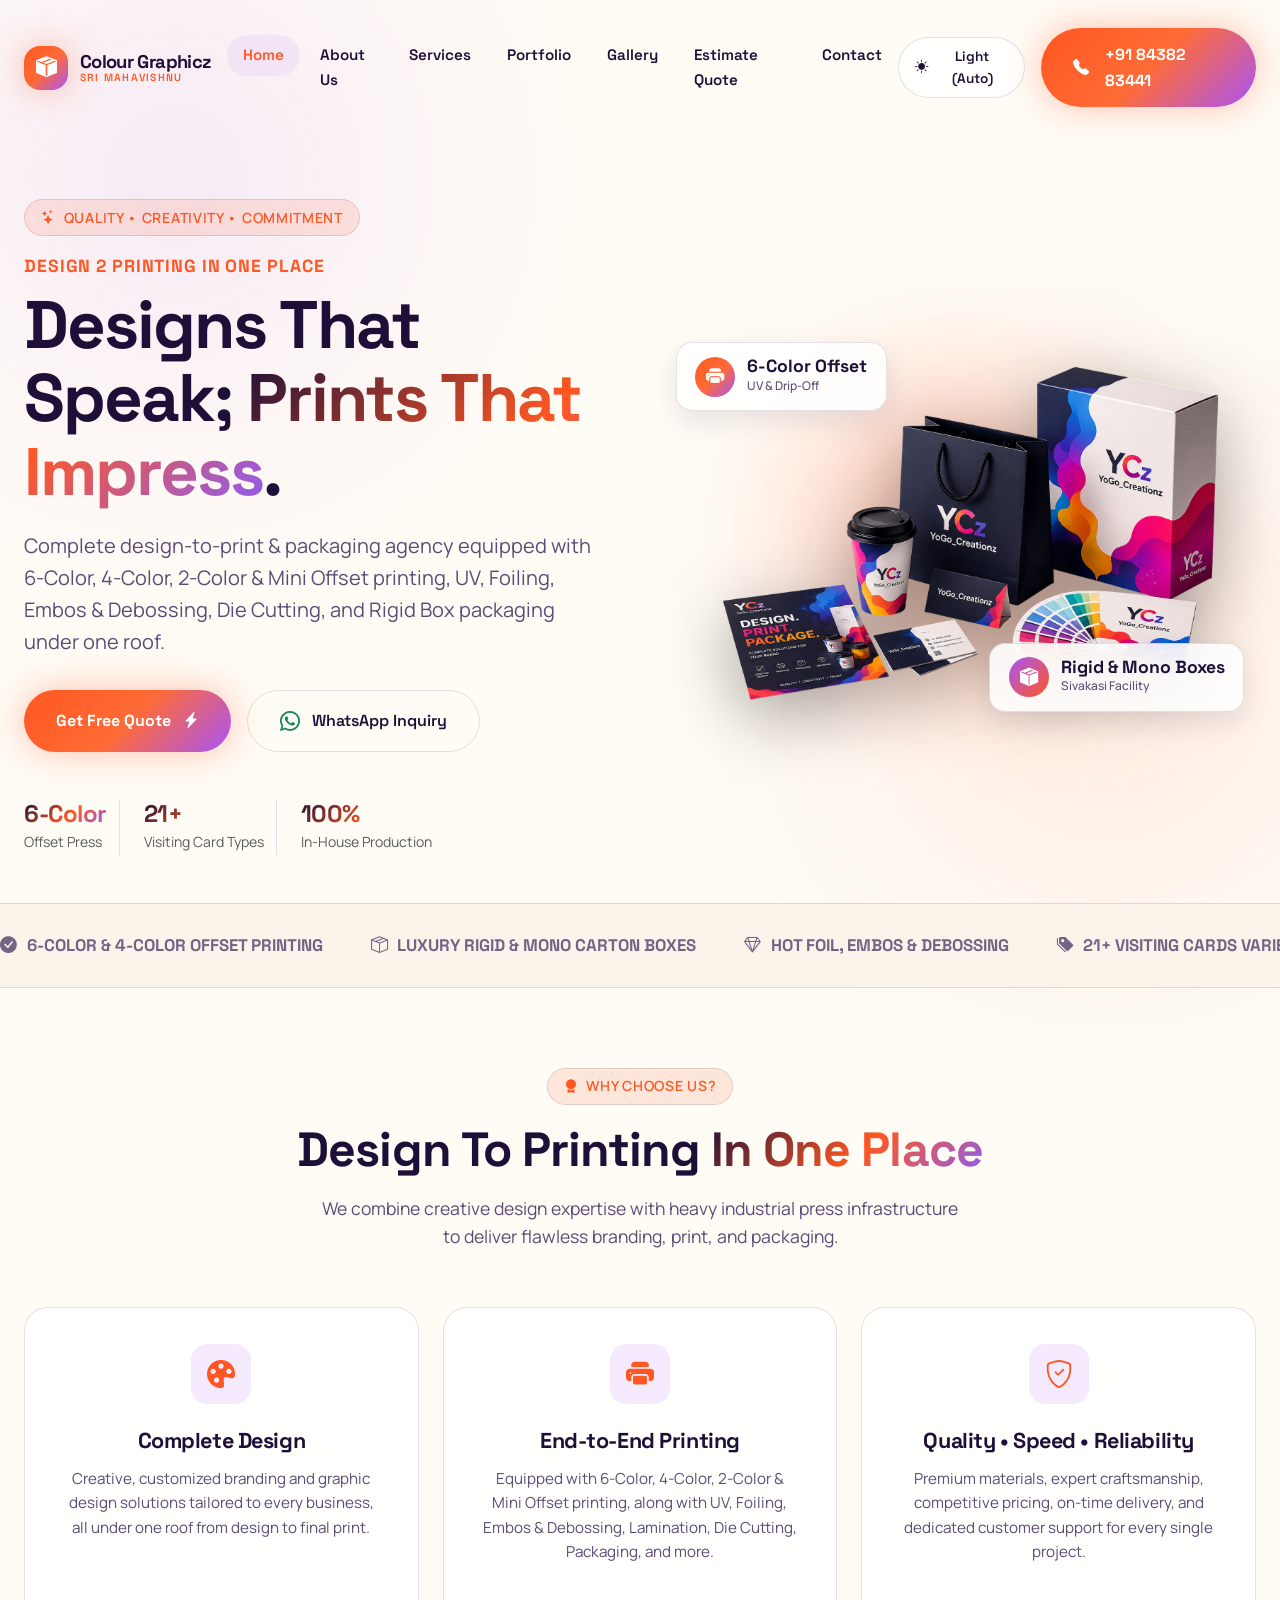
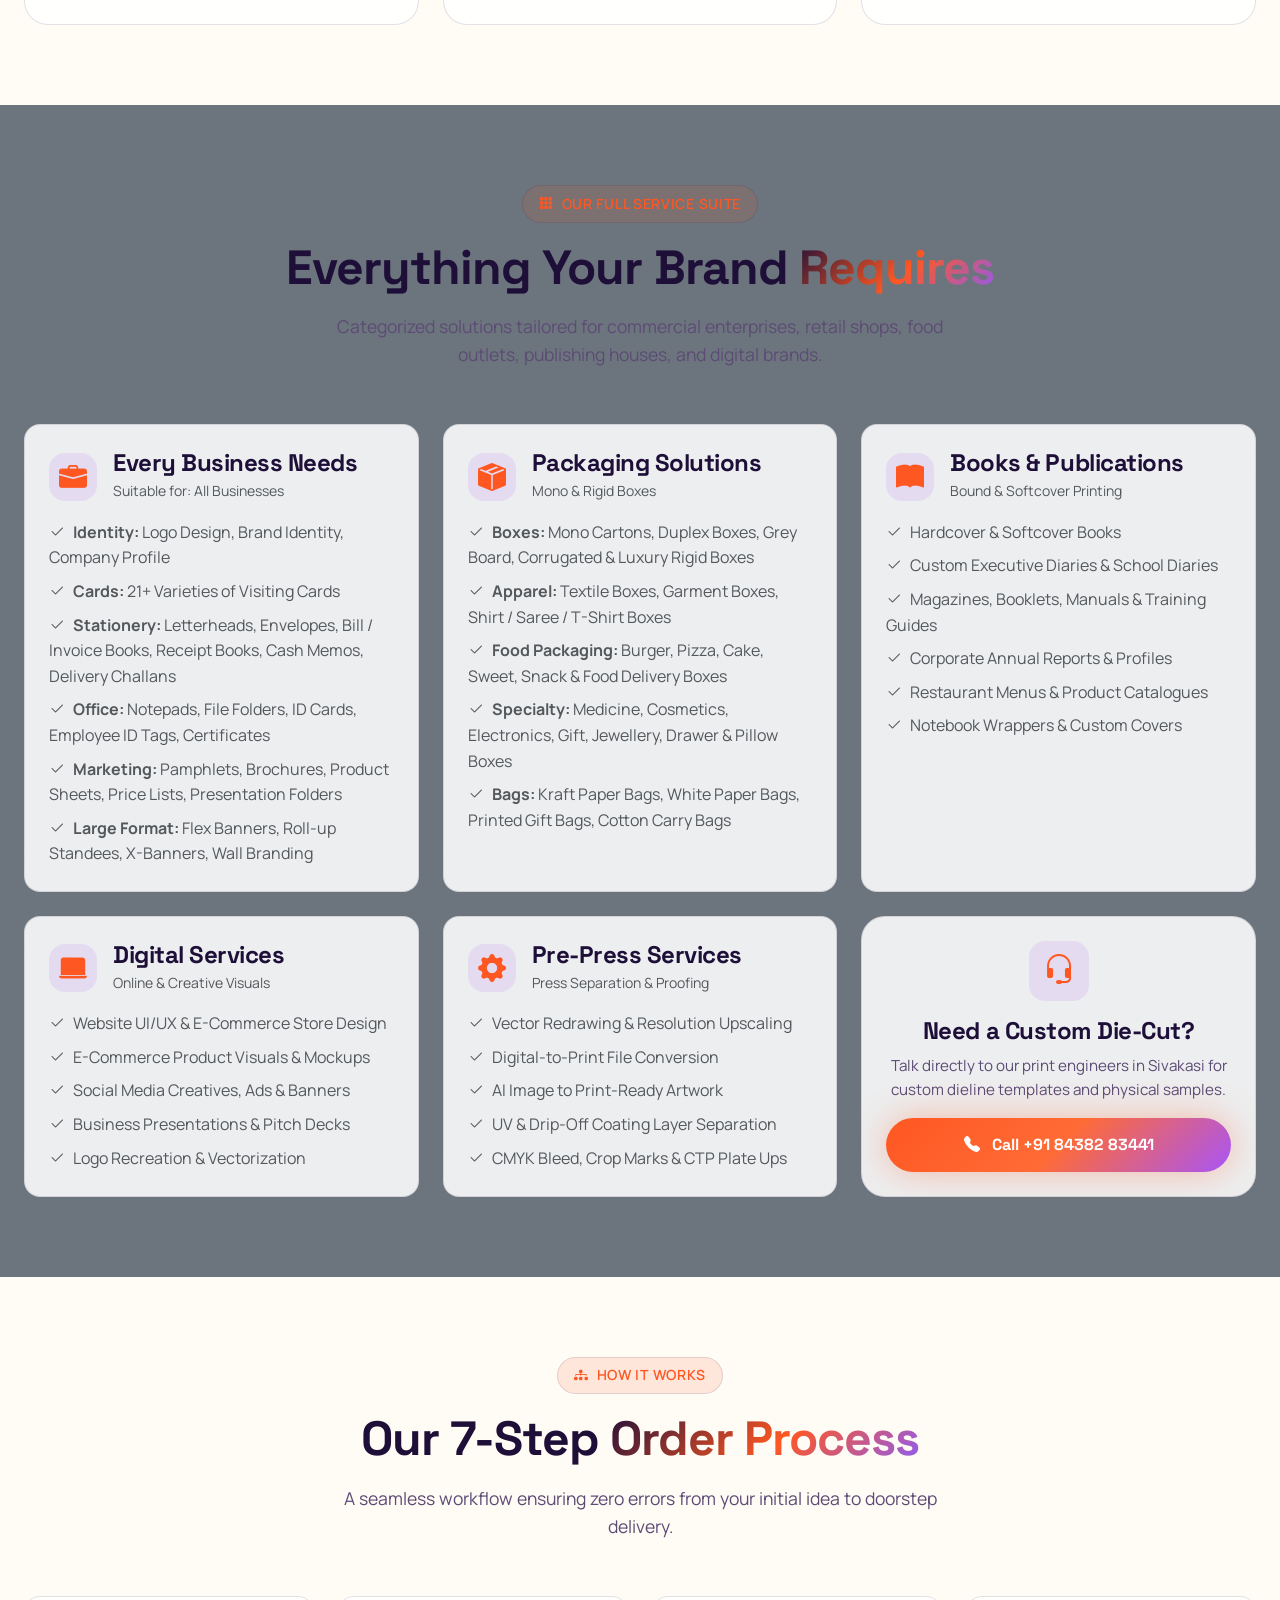
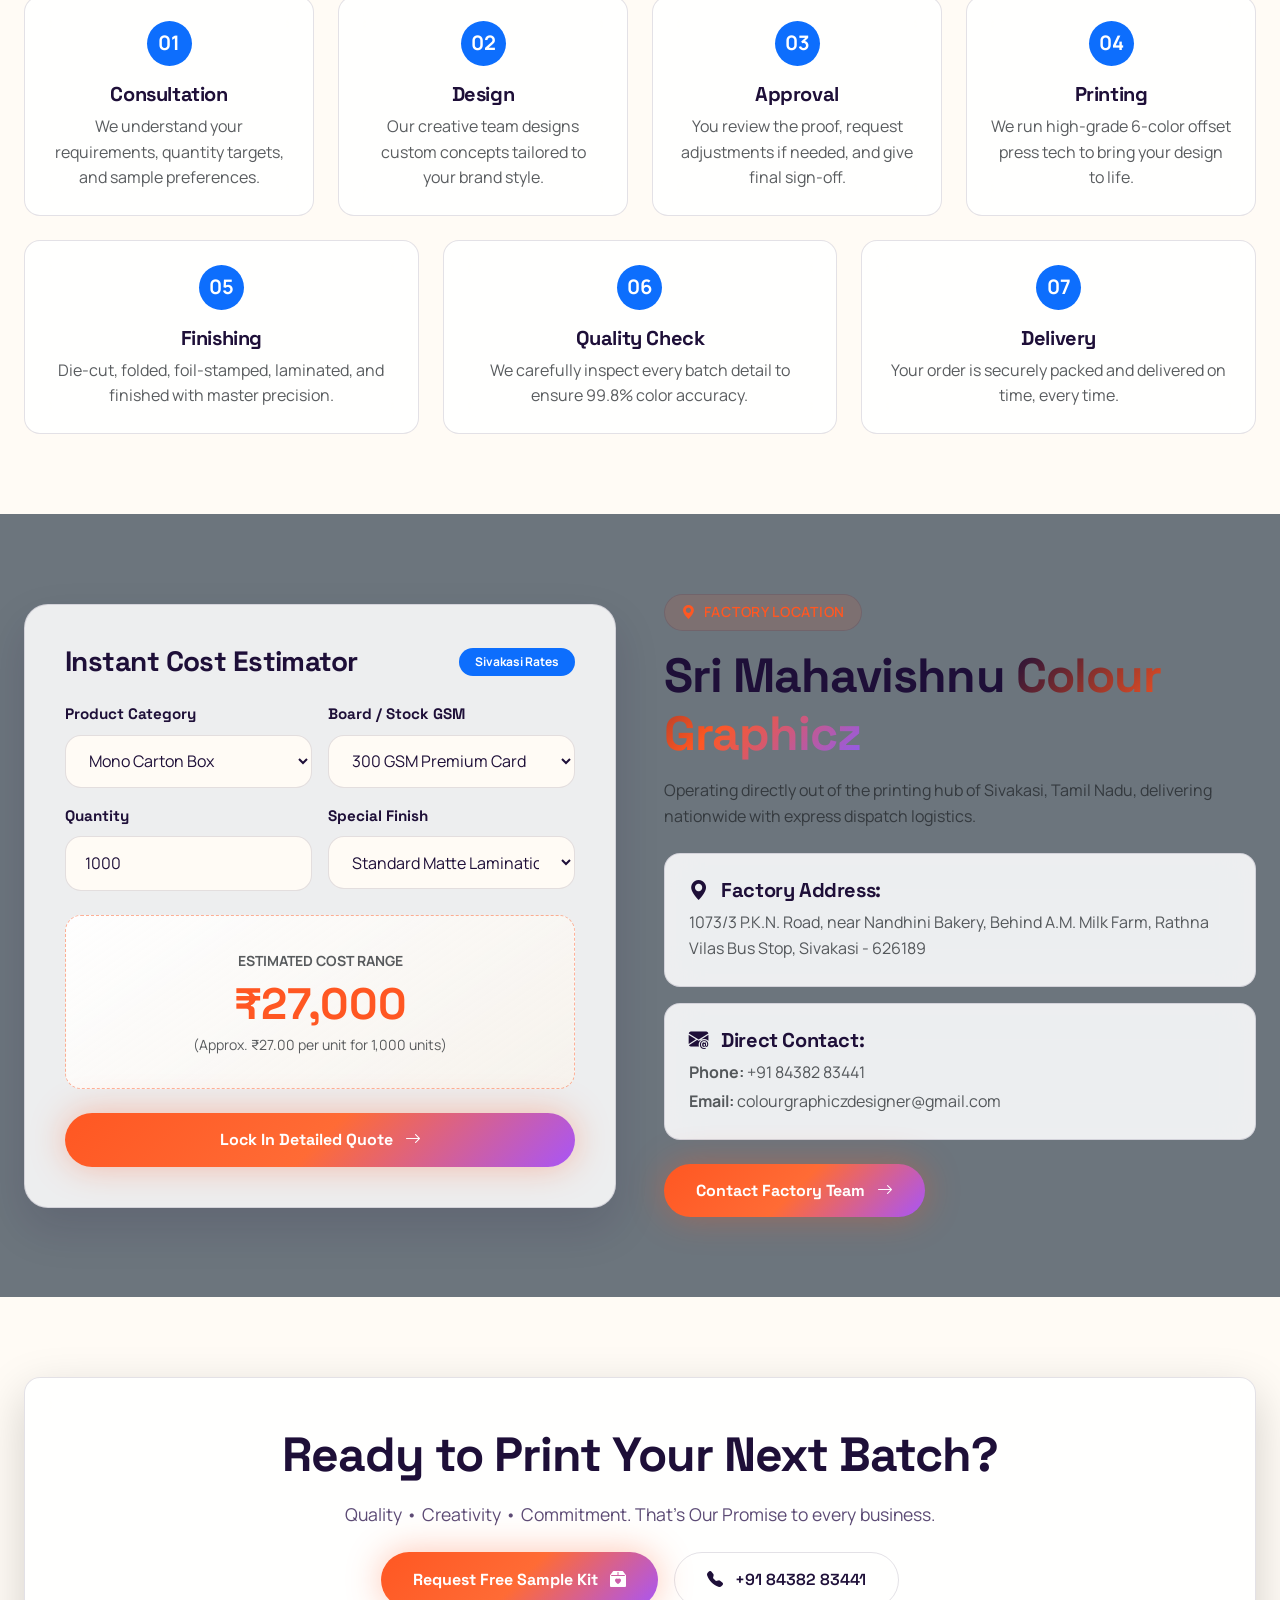
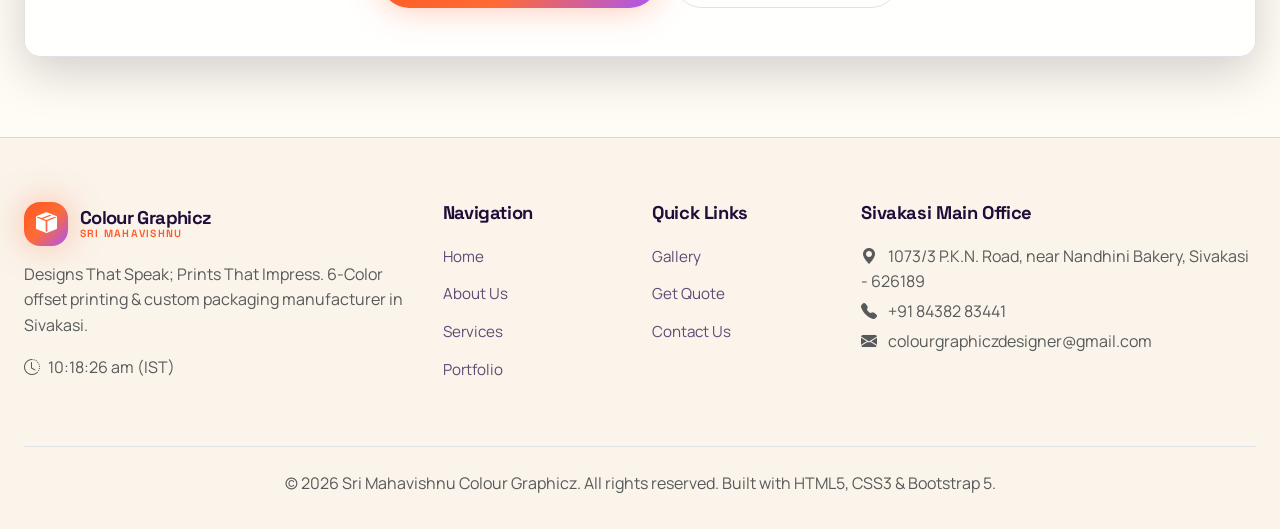
<file: index.html>
<!doctype html>
<html lang="en">
  <head>
    <meta charset="utf-8">
    <meta name="viewport" content="width=device-width, initial-scale=1">
    
    <!-- Primary On-Page SEO Metadata -->
    <title>Sri Mahavishnu Colour Graphicz | Designs That Speak; Prints That Impress | Sivakasi</title>
    <meta name="description" content="Sri Mahavishnu Colour Graphicz in Sivakasi offers complete Design to Printing in one place. 6-Color offset printing, luxury rigid boxes, mono cartons, roll labels, and digital branding.">
    <meta name="keywords" content="Sri Mahavishnu Colour Graphicz, Sivakasi printing press, design 2 printing, mono carton boxes, rigid boxes Sivakasi, offset printing, visiting cards varieties, garment boxes, food boxes">
    <meta name="author" content="Sri Mahavishnu Colour Graphicz">
    <link rel="canonical" href="https://smcgprint.com/">

    <!-- Open Graph / Facebook / LinkedIn SEO -->
    <meta property="og:type" content="website">
    <meta property="og:url" content="https://smcgprint.com/">
    <meta property="og:title" content="Sri Mahavishnu Colour Graphicz | Design 2 Printing in One Place">
    <meta property="og:description" content="Designs That Speak; Prints That Impress. 6-Color offset, custom packaging boxes, book printing & digital services in Sivakasi.">
    <meta property="og:image" content="assets/hero-product-mockup.png">

    <!-- Schema.org JSON-LD LocalBusiness Structured Data -->
    <script type="application/ld+json">
    {
      "@context": "https://schema.org",
      "@type": "PrintShop",
      "name": "Sri Mahavishnu Colour Graphicz",
      "image": "assets/hero-product-mockup.png",
      "description": "Designs That Speak; Prints That Impress. Complete Design to Printing under one roof.",
      "address": {
        "@type": "PostalAddress",
        "streetAddress": "1073/3 P.K.N. Road, near Nandhini Bakery, Behind A.M. Milk Farm, Rathna Vilas Bus Stop",
        "addressLocality": "Sivakasi",
        "addressRegion": "Tamil Nadu",
        "postalCode": "626189",
        "addressCountry": "IN"
      },
      "telephone": "+91 84382 83441",
      "email": "colourgraphiczdesigner@gmail.com",
      "priceRange": "₹₹",
      "url": "https://smcgprint.com/"
    }
    </script>

    <!-- Google Fonts -->
    <link rel="preconnect" href="https://fonts.googleapis.com">
    <link rel="preconnect" href="https://fonts.gstatic.com" crossorigin>
    <link href="https://fonts.googleapis.com/css2?family=Manrope:wght@400;500;600;700&family=Space+Grotesk:wght@500;600;700;800&display=swap" rel="stylesheet">

    <!-- Bootstrap 5 CSS & Icons -->
    <link href="https://cdn.jsdelivr.net/npm/bootstrap@5.3.3/dist/css/bootstrap.min.css" rel="stylesheet">
    <link href="https://cdn.jsdelivr.net/npm/bootstrap-icons@1.11.3/font/bootstrap-icons.min.css" rel="stylesheet">

    <!-- Custom Style Sheets -->
    <link rel="stylesheet" href="css/style.css">
    <link rel="stylesheet" href="css/navbar.css">
    <link rel="stylesheet" href="css/hero.css">
    <link rel="stylesheet" href="css/pages.css">
  </head>
  <body>

    <!-- Ambient Glowing Background Circles -->
    <div class="glow-spot glow-spot-purple" style="top: -100px; left: -100px;"></div>
    <div class="glow-spot glow-spot-orange" style="top: 400px; right: -100px;"></div>

    <!-- Sticky Header & Navigation -->
    <header class="site-header">
      <div class="site-container">
        <nav class="navbar navbar-expand-lg">
          <a class="navbar-brand" href="index.html">
            <div class="brand-icon-box">
              <i class="bi bi-box-seam-fill"></i>
            </div>
            <div class="brand-text">
              <span class="brand-name">Colour Graphicz</span>
              <span class="brand-subtext">Sri Mahavishnu</span>
            </div>
          </a>

          <button class="navbar-toggler" type="button" data-bs-toggle="collapse" data-bs-target="#siteNavigation" aria-controls="siteNavigation" aria-expanded="false" aria-label="Toggle navigation">
            <i class="bi bi-list fs-3"></i>
          </button>

          <div class="collapse navbar-collapse" id="siteNavigation">
            <ul class="navbar-nav mx-auto mb-2 mb-lg-0 gap-lg-1">
              <li class="nav-item"><a class="nav-link active" href="index.html">Home</a></li>
              <li class="nav-item"><a class="nav-link" href="pages/about.html">About Us</a></li>
              <li class="nav-item"><a class="nav-link" href="pages/services.html">Services</a></li>
              <li class="nav-item"><a class="nav-link" href="pages/portfolio.html">Portfolio</a></li>
              <li class="nav-item"><a class="nav-link" href="pages/gallery.html">Gallery</a></li>
              <li class="nav-item"><a class="nav-link" href="pages/quotation.html">Estimate Quote</a></li>
              <li class="nav-item"><a class="nav-link" href="pages/contact.html">Contact</a></li>
            </ul>

            <div class="d-flex align-items-center gap-3">
              <!-- Auto/Dark/Light Theme Switcher Button -->
              <button class="theme-switcher-btn" aria-label="Toggle dark and light color theme">
                <i class="bi bi-sun-fill text-orange"></i>
                <span class="theme-label">Theme</span>
              </button>

              <a href="tel:+918438283441" class="btn-agero-primary d-none d-sm-inline-flex">
                <i class="bi bi-telephone-fill me-1"></i>
                <span>+91 84382 83441</span>
              </a>
            </div>
          </div>
        </nav>
      </div>
    </header>

    <main>
      <!-- Hero Section with Floating Product Mockup Image -->
      <section class="hero-section">
        <div class="site-container">
          <div class="row align-items-center g-5">
            <div class="col-lg-6">
              <div class="section-badge animate-pulse-glow">
                <i class="bi bi-stars"></i> Quality • Creativity • Commitment
              </div>
              <div class="hero-tagline">Design 2 Printing in One Place</div>
              <h1 class="hero-title">
                Designs That Speak; <span class="text-gradient">Prints That Impress</span>.
              </h1>
              <p class="hero-subtitle">
                Complete design-to-print & packaging agency equipped with 6-Color, 4-Color, 2-Color & Mini Offset printing, UV, Foiling, Embos & Debossing, Die Cutting, and Rigid Box packaging under one roof.
              </p>
              
              <div class="d-flex flex-wrap gap-3 mb-4">
                <a href="pages/quotation.html" class="btn-agero-primary">
                  <span>Get Free Quote</span>
                  <i class="bi bi-lightning-charge-fill"></i>
                </a>
                <a href="https://wa.me/918438283441" target="_blank" class="btn-agero-outline">
                  <i class="bi bi-whatsapp text-success fs-5"></i>
                  <span>WhatsApp Inquiry</span>
                </a>
              </div>

              <!-- Quick Highlights -->
              <div class="row g-4 mt-2">
                <div class="col-auto">
                  <h4 class="fw-bold mb-0 text-gradient">6-Color</h4>
                  <small class="text-muted">Offset Press</small>
                </div>
                <div class="col-auto border-start ps-4">
                  <h4 class="fw-bold mb-0 text-gradient">21+</h4>
                  <small class="text-muted">Visiting Card Types</small>
                </div>
                <div class="col-auto border-start ps-4">
                  <h4 class="fw-bold mb-0 text-gradient">100%</h4>
                  <small class="text-muted">In-House Production</small>
                </div>
              </div>
            </div>

            <!-- Floating Hero Product Mockup -->
            <div class="col-lg-6">
              <div class="hero-mockup-container">
                <div class="hero-mockup-backdrop"></div>
                <img src="assets/hero-product-mockup.png" alt="Sri Mahavishnu Colour Graphicz Product Showcase Mockup" class="hero-mockup-img">

                <!-- Floating Feature Badges -->
                <div class="floating-stage-card floating-card-top-left animate-float">
                  <div class="stage-card-icon">
                    <i class="bi bi-printer-fill"></i>
                  </div>
                  <div>
                    <div class="stage-card-val">6-Color Offset</div>
                    <div class="stage-card-lbl">UV & Drip-Off</div>
                  </div>
                </div>

                <div class="floating-stage-card floating-card-bottom-right animate-float" style="animation-delay: -3s;">
                  <div class="stage-card-icon" style="background: linear-gradient(135deg, #A855F7, #FF5722);">
                    <i class="bi bi-box-seam-fill"></i>
                  </div>
                  <div>
                    <div class="stage-card-val">Rigid & Mono Boxes</div>
                    <div class="stage-card-lbl">Sivakasi Facility</div>
                  </div>
                </div>
              </div>
            </div>
          </div>
        </div>
      </section>

      <!-- Client Ticker Strip -->
      <section class="marquee-section">
        <div class="marquee-track">
          <div class="marquee-item"><i class="bi bi-check-circle-fill text-purple"></i> 6-COLOR & 4-COLOR OFFSET PRINTING</div>
          <div class="marquee-item"><i class="bi bi-box-seam text-orange"></i> LUXURY RIGID & MONO CARTON BOXES</div>
          <div class="marquee-item"><i class="bi bi-gem text-purple"></i> HOT FOIL, EMBOS & DEBOSSING</div>
          <div class="marquee-item"><i class="bi bi-tags-fill text-orange"></i> 21+ VISITING CARDS VARIETIES</div>
          <div class="marquee-item"><i class="bi bi-bag-check-fill text-purple"></i> KRAFT & PRINTED CARRY BAGS</div>
          <!-- Repeats -->
          <div class="marquee-item"><i class="bi bi-check-circle-fill text-purple"></i> 6-COLOR & 4-COLOR OFFSET PRINTING</div>
          <div class="marquee-item"><i class="bi bi-box-seam text-orange"></i> LUXURY RIGID & MONO CARTON BOXES</div>
          <div class="marquee-item"><i class="bi bi-gem text-purple"></i> HOT FOIL, EMBOS & DEBOSSING</div>
        </div>
      </section>

      <!-- Why Choose Us Section -->
      <section class="py-section">
        <div class="site-container">
          <div class="section-header text-center mx-auto">
            <div class="section-badge"><i class="bi bi-award-fill"></i> Why Choose Us?</div>
            <h2 class="section-title">Design To Printing <span class="text-gradient">In One Place</span></h2>
            <p class="section-subtitle mx-auto">We combine creative design expertise with heavy industrial press infrastructure to deliver flawless branding, print, and packaging.</p>
          </div>

          <div class="row g-4">
            <div class="col-md-4">
              <div class="service-card text-center align-items-center">
                <div class="service-icon-box"><i class="bi bi-palette-fill"></i></div>
                <h3 class="service-title">Complete Design</h3>
                <p class="service-desc">Creative, customized branding and graphic design solutions tailored to every business, all under one roof from design to final print.</p>
              </div>
            </div>

            <div class="col-md-4">
              <div class="service-card text-center align-items-center">
                <div class="service-icon-box"><i class="bi bi-printer-fill"></i></div>
                <h3 class="service-title">End-to-End Printing</h3>
                <p class="service-desc">Equipped with 6-Color, 4-Color, 2-Color & Mini Offset printing, along with UV, Foiling, Embos & Debossing, Lamination, Die Cutting, Packaging, and more.</p>
              </div>
            </div>

            <div class="col-md-4">
              <div class="service-card text-center align-items-center">
                <div class="service-icon-box"><i class="bi bi-shield-check"></i></div>
                <h3 class="service-title">Quality • Speed • Reliability</h3>
                <p class="service-desc">Premium materials, expert craftsmanship, competitive pricing, on-time delivery, and dedicated customer support for every single project.</p>
              </div>
            </div>
          </div>
        </div>
      </section>

      <!-- Comprehensive Services Categories Grid (From Attachment) -->
      <section class="py-section bg-secondary">
        <div class="site-container">
          <div class="section-header text-center mx-auto">
            <div class="section-badge"><i class="bi bi-grid-3x3-gap-fill"></i> Our Full Service Suite</div>
            <h2 class="section-title">Everything Your Brand <span class="text-gradient">Requires</span></h2>
            <p class="section-subtitle mx-auto">Categorized solutions tailored for commercial enterprises, retail shops, food outlets, publishing houses, and digital brands.</p>
          </div>

          <div class="row g-4">
            <!-- 1. Every Business Needs -->
            <div class="col-lg-4 col-md-6">
              <div class="bg-glass p-4 h-100">
                <div class="d-flex align-items-center gap-3 mb-3">
                  <div class="service-icon-box m-0" style="width:48px; height:48px;"><i class="bi bi-briefcase-fill"></i></div>
                  <div>
                    <h4 class="fw-bold mb-0">Every Business Needs</h4>
                    <small class="text-muted">Suitable for: All Businesses</small>
                  </div>
                </div>
                <ul class="list-unstyled mb-0 text-muted fs-6 d-flex flex-column gap-2">
                  <li><i class="bi bi-check2 text-purple me-2"></i><strong>Identity:</strong> Logo Design, Brand Identity, Company Profile</li>
                  <li><i class="bi bi-check2 text-purple me-2"></i><strong>Cards:</strong> 21+ Varieties of Visiting Cards</li>
                  <li><i class="bi bi-check2 text-purple me-2"></i><strong>Stationery:</strong> Letterheads, Envelopes, Bill / Invoice Books, Receipt Books, Cash Memos, Delivery Challans</li>
                  <li><i class="bi bi-check2 text-purple me-2"></i><strong>Office:</strong> Notepads, File Folders, ID Cards, Employee ID Tags, Certificates</li>
                  <li><i class="bi bi-check2 text-purple me-2"></i><strong>Marketing:</strong> Pamphlets, Brochures, Product Sheets, Price Lists, Presentation Folders</li>
                  <li><i class="bi bi-check2 text-purple me-2"></i><strong>Large Format:</strong> Flex Banners, Roll-up Standees, X-Banners, Wall Branding</li>
                </ul>
              </div>
            </div>

            <!-- 2. Packaging Solutions -->
            <div class="col-lg-4 col-md-6">
              <div class="bg-glass p-4 h-100">
                <div class="d-flex align-items-center gap-3 mb-3">
                  <div class="service-icon-box m-0" style="width:48px; height:48px;"><i class="bi bi-box-seam-fill"></i></div>
                  <div>
                    <h4 class="fw-bold mb-0">Packaging Solutions</h4>
                    <small class="text-muted">Mono & Rigid Boxes</small>
                  </div>
                </div>
                <ul class="list-unstyled mb-0 text-muted fs-6 d-flex flex-column gap-2">
                  <li><i class="bi bi-check2 text-purple me-2"></i><strong>Boxes:</strong> Mono Cartons, Duplex Boxes, Grey Board, Corrugated & Luxury Rigid Boxes</li>
                  <li><i class="bi bi-check2 text-purple me-2"></i><strong>Apparel:</strong> Textile Boxes, Garment Boxes, Shirt / Saree / T-Shirt Boxes</li>
                  <li><i class="bi bi-check2 text-purple me-2"></i><strong>Food Packaging:</strong> Burger, Pizza, Cake, Sweet, Snack & Food Delivery Boxes</li>
                  <li><i class="bi bi-check2 text-purple me-2"></i><strong>Specialty:</strong> Medicine, Cosmetics, Electronics, Gift, Jewellery, Drawer & Pillow Boxes</li>
                  <li><i class="bi bi-check2 text-purple me-2"></i><strong>Bags:</strong> Kraft Paper Bags, White Paper Bags, Printed Gift Bags, Cotton Carry Bags</li>
                </ul>
              </div>
            </div>

            <!-- 3. Books & Publications -->
            <div class="col-lg-4 col-md-6">
              <div class="bg-glass p-4 h-100">
                <div class="d-flex align-items-center gap-3 mb-3">
                  <div class="service-icon-box m-0" style="width:48px; height:48px;"><i class="bi bi-book-fill"></i></div>
                  <div>
                    <h4 class="fw-bold mb-0">Books & Publications</h4>
                    <small class="text-muted">Bound & Softcover Printing</small>
                  </div>
                </div>
                <ul class="list-unstyled mb-0 text-muted fs-6 d-flex flex-column gap-2">
                  <li><i class="bi bi-check2 text-purple me-2"></i>Hardcover & Softcover Books</li>
                  <li><i class="bi bi-check2 text-purple me-2"></i>Custom Executive Diaries & School Diaries</li>
                  <li><i class="bi bi-check2 text-purple me-2"></i>Magazines, Booklets, Manuals & Training Guides</li>
                  <li><i class="bi bi-check2 text-purple me-2"></i>Corporate Annual Reports & Profiles</li>
                  <li><i class="bi bi-check2 text-purple me-2"></i>Restaurant Menus & Product Catalogues</li>
                  <li><i class="bi bi-check2 text-purple me-2"></i>Notebook Wrappers & Custom Covers</li>
                </ul>
              </div>
            </div>

            <!-- 4. Digital Services -->
            <div class="col-lg-4 col-md-6">
              <div class="bg-glass p-4 h-100">
                <div class="d-flex align-items-center gap-3 mb-3">
                  <div class="service-icon-box m-0" style="width:48px; height:48px;"><i class="bi bi-laptop-fill"></i></div>
                  <div>
                    <h4 class="fw-bold mb-0">Digital Services</h4>
                    <small class="text-muted">Online & Creative Visuals</small>
                  </div>
                </div>
                <ul class="list-unstyled mb-0 text-muted fs-6 d-flex flex-column gap-2">
                  <li><i class="bi bi-check2 text-purple me-2"></i>Website UI/UX & E-Commerce Store Design</li>
                  <li><i class="bi bi-check2 text-purple me-2"></i>E-Commerce Product Visuals & Mockups</li>
                  <li><i class="bi bi-check2 text-purple me-2"></i>Social Media Creatives, Ads & Banners</li>
                  <li><i class="bi bi-check2 text-purple me-2"></i>Business Presentations & Pitch Decks</li>
                  <li><i class="bi bi-check2 text-purple me-2"></i>Logo Recreation & Vectorization</li>
                </ul>
              </div>
            </div>

            <!-- 5. Pre-Press Services -->
            <div class="col-lg-4 col-md-6">
              <div class="bg-glass p-4 h-100">
                <div class="d-flex align-items-center gap-3 mb-3">
                  <div class="service-icon-box m-0" style="width:48px; height:48px;"><i class="bi bi-gear-fill"></i></div>
                  <div>
                    <h4 class="fw-bold mb-0">Pre-Press Services</h4>
                    <small class="text-muted">Press Separation & Proofing</small>
                  </div>
                </div>
                <ul class="list-unstyled mb-0 text-muted fs-6 d-flex flex-column gap-2">
                  <li><i class="bi bi-check2 text-purple me-2"></i>Vector Redrawing & Resolution Upscaling</li>
                  <li><i class="bi bi-check2 text-purple me-2"></i>Digital-to-Print File Conversion</li>
                  <li><i class="bi bi-check2 text-purple me-2"></i>AI Image to Print-Ready Artwork</li>
                  <li><i class="bi bi-check2 text-purple me-2"></i>UV & Drip-Off Coating Layer Separation</li>
                  <li><i class="bi bi-check2 text-purple me-2"></i>CMYK Bleed, Crop Marks & CTP Plate Ups</li>
                </ul>
              </div>
            </div>

            <!-- Contact Quick Card -->
            <div class="col-lg-4 col-md-6">
              <div class="service-card justify-content-center text-center p-4">
                <div class="service-icon-box mx-auto mb-3"><i class="bi bi-headset fs-2"></i></div>
                <h4 class="fw-bold mb-2">Need a Custom Die-Cut?</h4>
                <p class="service-desc mb-3">Talk directly to our print engineers in Sivakasi for custom dieline templates and physical samples.</p>
                <a href="tel:+918438283441" class="btn-agero-primary">
                  <i class="bi bi-telephone-fill"></i>
                  <span>Call +91 84382 83441</span>
                </a>
              </div>
            </div>
          </div>
        </div>
      </section>

      <!-- 7-Step Order Process Timeline (From Attachment) -->
      <section class="py-section">
        <div class="site-container">
          <div class="section-header text-center mx-auto">
            <div class="section-badge"><i class="bi bi-diagram-3-fill"></i> How It Works</div>
            <h2 class="section-title">Our 7-Step <span class="text-gradient">Order Process</span></h2>
            <p class="section-subtitle mx-auto">A seamless workflow ensuring zero errors from your initial idea to doorstep delivery.</p>
          </div>

          <div class="row g-4">
            <div class="col-md-4 col-lg-3">
              <div class="bg-glass p-4 rounded-4 h-100 text-center">
                <div class="badge bg-primary rounded-circle fs-5 mb-3" style="width:45px; height:45px; display:inline-flex; align-items:center; justify-content:center;">01</div>
                <h5 class="fw-bold">Consultation</h5>
                <p class="text-muted fs-6 mb-0">We understand your requirements, quantity targets, and sample preferences.</p>
              </div>
            </div>

            <div class="col-md-4 col-lg-3">
              <div class="bg-glass p-4 rounded-4 h-100 text-center">
                <div class="badge bg-primary rounded-circle fs-5 mb-3" style="width:45px; height:45px; display:inline-flex; align-items:center; justify-content:center;">02</div>
                <h5 class="fw-bold">Design</h5>
                <p class="text-muted fs-6 mb-0">Our creative team designs custom concepts tailored to your brand style.</p>
              </div>
            </div>

            <div class="col-md-4 col-lg-3">
              <div class="bg-glass p-4 rounded-4 h-100 text-center">
                <div class="badge bg-primary rounded-circle fs-5 mb-3" style="width:45px; height:45px; display:inline-flex; align-items:center; justify-content:center;">03</div>
                <h5 class="fw-bold">Approval</h5>
                <p class="text-muted fs-6 mb-0">You review the proof, request adjustments if needed, and give final sign-off.</p>
              </div>
            </div>

            <div class="col-md-4 col-lg-3">
              <div class="bg-glass p-4 rounded-4 h-100 text-center">
                <div class="badge bg-primary rounded-circle fs-5 mb-3" style="width:45px; height:45px; display:inline-flex; align-items:center; justify-content:center;">04</div>
                <h5 class="fw-bold">Printing</h5>
                <p class="text-muted fs-6 mb-0">We run high-grade 6-color offset press tech to bring your design to life.</p>
              </div>
            </div>

            <div class="col-md-4 col-lg-4">
              <div class="bg-glass p-4 rounded-4 h-100 text-center">
                <div class="badge bg-primary rounded-circle fs-5 mb-3" style="width:45px; height:45px; display:inline-flex; align-items:center; justify-content:center;">05</div>
                <h5 class="fw-bold">Finishing</h5>
                <p class="text-muted fs-6 mb-0">Die-cut, folded, foil-stamped, laminated, and finished with master precision.</p>
              </div>
            </div>

            <div class="col-md-4 col-lg-4">
              <div class="bg-glass p-4 rounded-4 h-100 text-center">
                <div class="badge bg-primary rounded-circle fs-5 mb-3" style="width:45px; height:45px; display:inline-flex; align-items:center; justify-content:center;">06</div>
                <h5 class="fw-bold">Quality Check</h5>
                <p class="text-muted fs-6 mb-0">We carefully inspect every batch detail to ensure 99.8% color accuracy.</p>
              </div>
            </div>

            <div class="col-md-4 col-lg-4">
              <div class="bg-glass p-4 rounded-4 h-100 text-center">
                <div class="badge bg-primary rounded-circle fs-5 mb-3" style="width:45px; height:45px; display:inline-flex; align-items:center; justify-content:center;">07</div>
                <h5 class="fw-bold">Delivery</h5>
                <p class="text-muted fs-6 mb-0">Your order is securely packed and delivered on time, every time.</p>
              </div>
            </div>
          </div>
        </div>
      </section>

      <!-- Live Instant Price Estimator Tool -->
      <section class="py-section bg-secondary">
        <div class="site-container">
          <div class="row align-items-center g-5">
            <div class="col-lg-6">
              <div class="quote-estimator-card">
                <div class="d-flex align-items-center justify-content-between mb-4">
                  <h3 class="fw-bold mb-0">Instant Cost Estimator</h3>
                  <span class="badge bg-primary text-white rounded-pill px-3 py-2">Sivakasi Rates</span>
                </div>

                <div class="row g-3">
                  <div class="col-md-6">
                    <label class="calc-input-label">Product Category</label>
                    <select class="calc-select" id="calcProduct">
                      <option value="box">Mono Carton Box</option>
                      <option value="rigid">Luxury Rigid Box</option>
                      <option value="brochure">Brochure / Catalogue</option>
                      <option value="label">Product Roll Labels</option>
                      <option value="card">Visiting Cards (21+ Types)</option>
                    </select>
                  </div>

                  <div class="col-md-6">
                    <label class="calc-input-label">Board / Stock GSM</label>
                    <select class="calc-select" id="calcGSM">
                      <option value="170">170 GSM Art Paper</option>
                      <option value="250">250 GSM Duplex Board</option>
                      <option value="300" selected>300 GSM Premium Card</option>
                      <option value="350">350 GSM Heavy Board</option>
                      <option value="board">Kappa Rigid Board</option>
                    </select>
                  </div>

                  <div class="col-md-6">
                    <label class="calc-input-label">Quantity</label>
                    <input type="number" class="calc-input" id="calcQuantity" value="1000" min="100" step="100">
                  </div>

                  <div class="col-md-6">
                    <label class="calc-input-label">Special Finish</label>
                    <select class="calc-select" id="calcFinish">
                      <option value="none">Standard Matte Lamination</option>
                      <option value="foil">Hot Metallic Foil</option>
                      <option value="uv">3D Spot UV / Drip Off</option>
                      <option value="luxury">Foil + Embossing Combo</option>
                    </select>
                  </div>
                </div>

                <div class="estimate-output-box mt-4">
                  <small class="text-muted text-uppercase fw-bold">Estimated Cost Range</small>
                  <div class="estimate-price" id="calcPriceDisplay">₹18,500</div>
                  <small class="text-muted d-block" id="calcUnitDisplay">(Approx. ₹18.50 per unit for 1,000 units)</small>
                </div>

                <div class="mt-4 text-center">
                  <a href="pages/quotation.html" class="btn-agero-primary w-100">
                    <span>Lock In Detailed Quote</span>
                    <i class="bi bi-arrow-right"></i>
                  </a>
                </div>
              </div>
            </div>

            <div class="col-lg-6">
              <div class="section-badge"><i class="bi bi-geo-alt-fill"></i> Factory Location</div>
              <h2 class="section-title">Sri Mahavishnu <span class="text-gradient">Colour Graphicz</span></h2>
              <p class="text-muted mb-4">
                Operating directly out of the printing hub of Sivakasi, Tamil Nadu, delivering nationwide with express dispatch logistics.
              </p>

              <div class="bg-glass p-4 mb-3">
                <h5 class="fw-bold mb-2"><i class="bi bi-geo-alt-fill text-purple me-2"></i> Factory Address:</h5>
                <p class="text-muted mb-0">1073/3 P.K.N. Road, near Nandhini Bakery, Behind A.M. Milk Farm, Rathna Vilas Bus Stop, Sivakasi - 626189</p>
              </div>

              <div class="bg-glass p-4 mb-4">
                <h5 class="fw-bold mb-2"><i class="bi bi-envelope-at-fill text-purple me-2"></i> Direct Contact:</h5>
                <p class="text-muted mb-1"><strong>Phone:</strong> +91 84382 83441</p>
                <p class="text-muted mb-0"><strong>Email:</strong> colourgraphiczdesigner@gmail.com</p>
              </div>

              <a href="pages/contact.html" class="btn-agero-primary">
                <span>Contact Factory Team</span>
                <i class="bi bi-arrow-right"></i>
              </a>
            </div>
          </div>
        </div>
      </section>

      <!-- CTA Banner -->
      <section class="py-section text-center position-relative">
        <div class="site-container">
          <div class="bg-glass p-5 rounded-4 shadow-lg position-relative overflow-hidden">
            <h2 class="section-title mb-3">Ready to Print Your Next Batch?</h2>
            <p class="section-subtitle mx-auto mb-4">Quality • Creativity • Commitment. That's Our Promise to every business.</p>
            <div class="d-flex justify-content-center gap-3 flex-wrap">
              <a href="pages/quotation.html" class="btn-agero-primary">
                <span>Request Free Sample Kit</span>
                <i class="bi bi-box2-heart-fill"></i>
              </a>
              <a href="tel:+918438283441" class="btn-agero-outline">
                <i class="bi bi-telephone-fill"></i>
                <span>+91 84382 83441</span>
              </a>
            </div>
          </div>
        </div>
      </section>
    </main>

    <!-- Footer -->
    <footer class="site-footer">
      <div class="site-container">
        <div class="row g-4 mb-5">
          <div class="col-lg-4">
            <a class="navbar-brand mb-3" href="index.html">
              <div class="brand-icon-box">
                <i class="bi bi-box-seam-fill"></i>
              </div>
              <div class="brand-text">
                <span class="brand-name">Colour Graphicz</span>
                <span class="brand-subtext">Sri Mahavishnu</span>
              </div>
            </a>
            <p class="text-muted">Designs That Speak; Prints That Impress. 6-Color offset printing & custom packaging manufacturer in Sivakasi.</p>
            
            <div class="d-flex align-items-center gap-2 text-muted">
              <i class="bi bi-clock-history text-purple"></i>
              <span id="liveIndiaClock">--:--:-- IST</span>
            </div>
          </div>

          <div class="col-6 col-lg-2">
            <h5 class="footer-title">Navigation</h5>
            <ul class="footer-links">
              <li><a href="index.html">Home</a></li>
              <li><a href="pages/about.html">About Us</a></li>
              <li><a href="pages/services.html">Services</a></li>
              <li><a href="pages/portfolio.html">Portfolio</a></li>
            </ul>
          </div>

          <div class="col-6 col-lg-2">
            <h5 class="footer-title">Quick Links</h5>
            <ul class="footer-links">
              <li><a href="pages/gallery.html">Gallery</a></li>
              <li><a href="pages/quotation.html">Get Quote</a></li>
              <li><a href="pages/contact.html">Contact Us</a></li>
            </ul>
          </div>

          <div class="col-lg-4">
            <h5 class="footer-title">Sivakasi Main Office</h5>
            <p class="text-muted mb-1"><i class="bi bi-geo-alt-fill text-purple me-2"></i> 1073/3 P.K.N. Road, near Nandhini Bakery, Sivakasi - 626189</p>
            <p class="text-muted mb-1"><i class="bi bi-telephone-fill text-purple me-2"></i> +91 84382 83441</p>
            <p class="text-muted mb-3"><i class="bi bi-envelope-fill text-purple me-2"></i> colourgraphiczdesigner@gmail.com</p>
          </div>
        </div>

        <div class="border-top pt-4 text-center text-muted fs-6">
          <p class="mb-0">&copy; 2026 Sri Mahavishnu Colour Graphicz. All rights reserved. Built with HTML5, CSS3 & Bootstrap 5.</p>
        </div>
      </div>
    </footer>

    <!-- Bootstrap 5 Bundle JS -->
    <script src="https://cdn.jsdelivr.net/npm/bootstrap@5.3.3/dist/js/bootstrap.bundle.min.js"></script>

    <!-- Custom App Logic -->
    <script src="js/theme.js"></script>
    <script src="js/main.js"></script>
  </body>
</html>
</file>
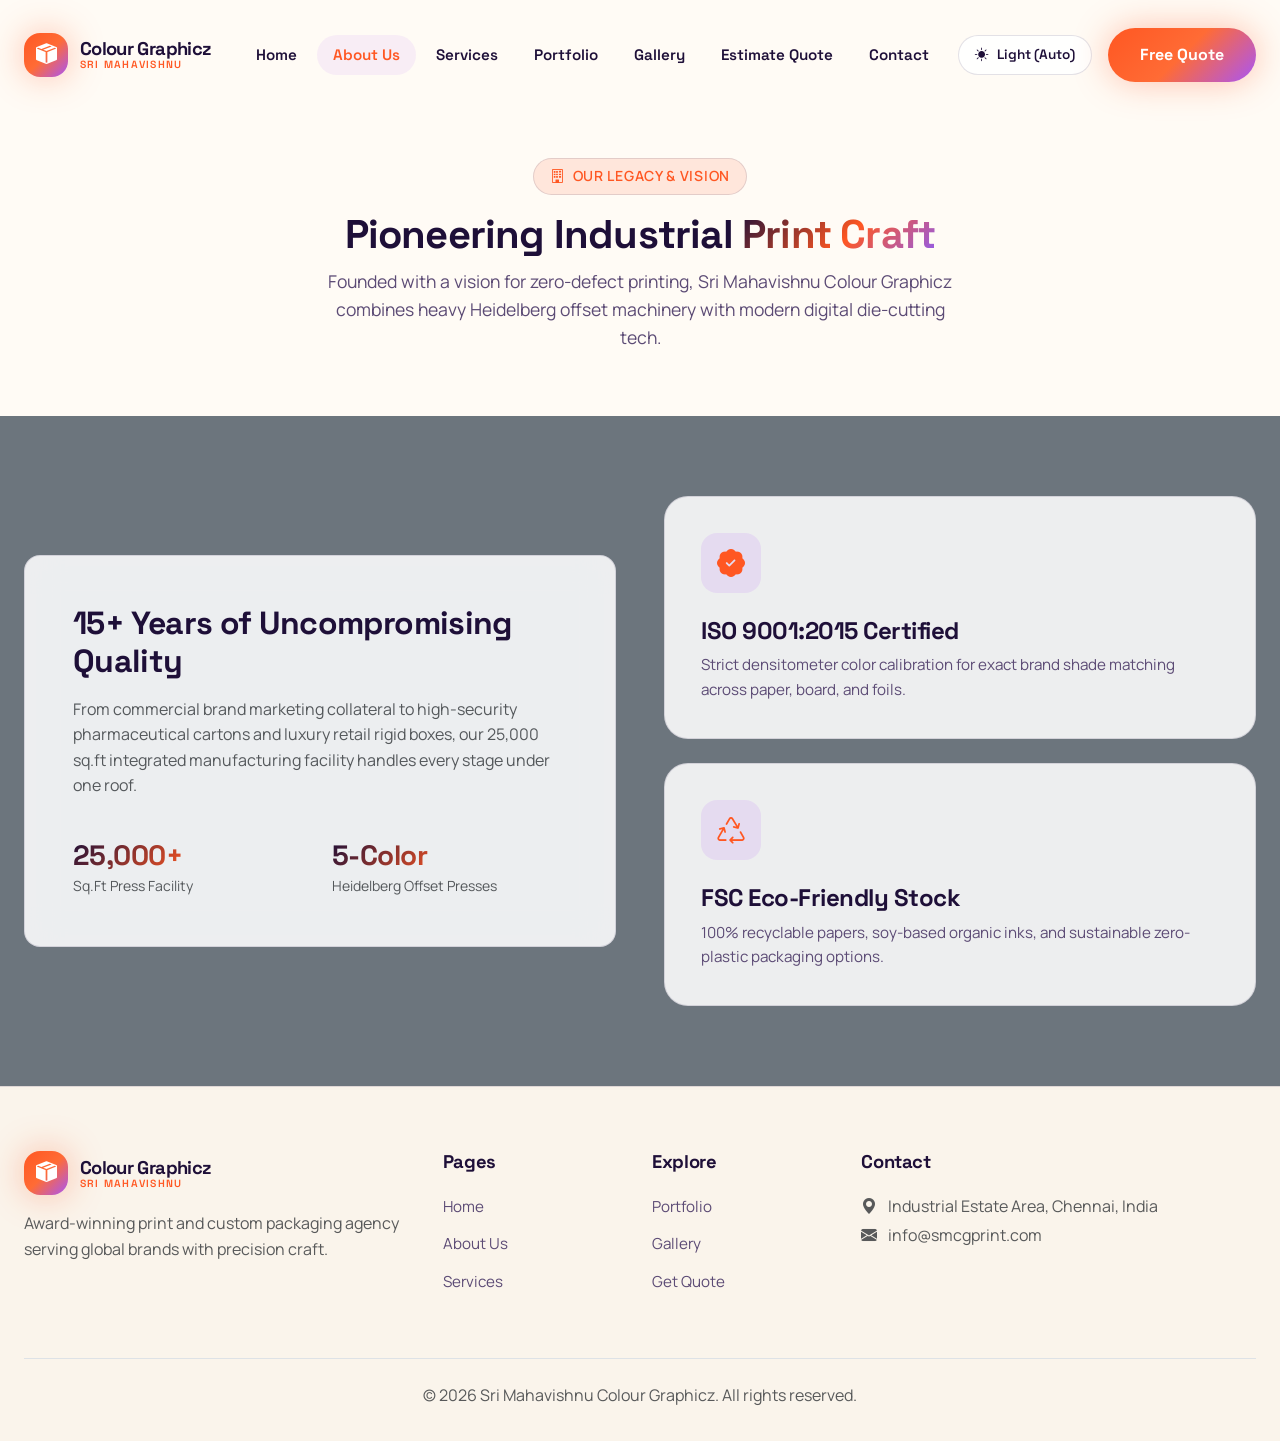
<file: pages/about.html>
<!doctype html>
<html lang="en">
  <head>
    <meta charset="utf-8">
    <meta name="viewport" content="width=device-width, initial-scale=1">
    
    <!-- Primary On-Page SEO Metadata -->
    <title>About Us | Sri Mahavishnu Colour Graphicz</title>
    <meta name="description" content="Learn about Sri Mahavishnu Colour Graphicz: our heritage, state-of-the-art offset press infrastructure, quality control standards, and packaging manufacturing expertise.">
    <meta name="keywords" content="About Sri Mahavishnu Colour Graphicz, print press infrastructure, printing press history, Heidelberg offset press, packaging manufacturer team">
    <link rel="canonical" href="https://smcgprint.com/pages/about.html">

    <!-- Open Graph SEO -->
    <meta property="og:type" content="website">
    <meta property="og:title" content="About Us | Sri Mahavishnu Colour Graphicz">
    <meta property="og:description" content="Pioneering industrial print craftsmanship, luxury packaging manufacturing, and sustainable print technology since 2008.">

    <!-- Google Fonts -->
    <link rel="preconnect" href="https://fonts.googleapis.com">
    <link rel="preconnect" href="https://fonts.gstatic.com" crossorigin>
    <link href="https://fonts.googleapis.com/css2?family=Manrope:wght@400;500;600;700&family=Space+Grotesk:wght@500;600;700;800&display=swap" rel="stylesheet">

    <!-- Bootstrap 5 CSS & Icons -->
    <link href="https://cdn.jsdelivr.net/npm/bootstrap@5.3.3/dist/css/bootstrap.min.css" rel="stylesheet">
    <link href="https://cdn.jsdelivr.net/npm/bootstrap-icons@1.11.3/font/bootstrap-icons.min.css" rel="stylesheet">

    <!-- Custom Style Sheets -->
    <link rel="stylesheet" href="../css/style.css">
    <link rel="stylesheet" href="../css/navbar.css">
    <link rel="stylesheet" href="../css/pages.css">
  </head>
  <body>

    <!-- Sticky Header & Navigation -->
    <header class="site-header">
      <div class="site-container">
        <nav class="navbar navbar-expand-lg">
          <a class="navbar-brand" href="../index.html">
            <div class="brand-icon-box">
              <i class="bi bi-box-seam-fill"></i>
            </div>
            <div class="brand-text">
              <span class="brand-name">Colour Graphicz</span>
              <span class="brand-subtext">Sri Mahavishnu</span>
            </div>
          </a>

          <button class="navbar-toggler" type="button" data-bs-toggle="collapse" data-bs-target="#siteNavigation" aria-controls="siteNavigation" aria-expanded="false" aria-label="Toggle navigation">
            <i class="bi bi-list fs-3"></i>
          </button>

          <div class="collapse navbar-collapse" id="siteNavigation">
            <ul class="navbar-nav mx-auto mb-2 mb-lg-0 gap-lg-1">
              <li class="nav-item"><a class="nav-link" href="../index.html">Home</a></li>
              <li class="nav-item"><a class="nav-link active" href="about.html">About Us</a></li>
              <li class="nav-item"><a class="nav-link" href="services.html">Services</a></li>
              <li class="nav-item"><a class="nav-link" href="portfolio.html">Portfolio</a></li>
              <li class="nav-item"><a class="nav-link" href="gallery.html">Gallery</a></li>
              <li class="nav-item"><a class="nav-link" href="quotation.html">Estimate Quote</a></li>
              <li class="nav-item"><a class="nav-link" href="contact.html">Contact</a></li>
            </ul>

            <div class="d-flex align-items-center gap-3">
              <button class="theme-switcher-btn" aria-label="Toggle theme">
                <i class="bi bi-sun-fill text-orange"></i>
                <span class="theme-label">Theme</span>
              </button>
              <a href="quotation.html" class="btn-agero-primary d-none d-sm-inline-flex">
                <span>Free Quote</span>
              </a>
            </div>
          </div>
        </nav>
      </div>
    </header>

    <main>
      <!-- Page Title Banner -->
      <section class="py-5 text-center position-relative">
        <div class="site-container">
          <div class="section-badge"><i class="bi bi-building"></i> Our Legacy & Vision</div>
          <h1 class="hero-title">Pioneering Industrial <span class="text-gradient">Print Craft</span></h1>
          <p class="section-subtitle mx-auto">Founded with a vision for zero-defect printing, Sri Mahavishnu Colour Graphicz combines heavy Heidelberg offset machinery with modern digital die-cutting tech.</p>
        </div>
      </section>

      <!-- Story & Infrastructure -->
      <section class="py-section bg-secondary">
        <div class="site-container">
          <div class="row align-items-center g-5">
            <div class="col-lg-6">
              <div class="bg-glass p-4 p-md-5">
                <h2 class="fw-bold mb-3">15+ Years of Uncompromising Quality</h2>
                <p class="text-muted">
                  From commercial brand marketing collateral to high-security pharmaceutical cartons and luxury retail rigid boxes, our 25,000 sq.ft integrated manufacturing facility handles every stage under one roof.
                </p>
                <div class="row g-4 mt-3">
                  <div class="col-6">
                    <h3 class="fw-bold text-gradient mb-0">25,000+</h3>
                    <small class="text-muted">Sq.Ft Press Facility</small>
                  </div>
                  <div class="col-6">
                    <h3 class="fw-bold text-gradient mb-0">5-Color</h3>
                    <small class="text-muted">Heidelberg Offset Presses</small>
                  </div>
                </div>
              </div>
            </div>

            <div class="col-lg-6">
              <div class="d-flex flex-column gap-4">
                <div class="service-card">
                  <div class="service-icon-box"><i class="bi bi-patch-check-fill"></i></div>
                  <h4>ISO 9001:2015 Certified</h4>
                  <p class="service-desc mb-0">Strict densitometer color calibration for exact brand shade matching across paper, board, and foils.</p>
                </div>
                <div class="service-card">
                  <div class="service-icon-box"><i class="bi bi-recycle"></i></div>
                  <h4>FSC Eco-Friendly Stock</h4>
                  <p class="service-desc mb-0">100% recyclable papers, soy-based organic inks, and sustainable zero-plastic packaging options.</p>
                </div>
              </div>
            </div>
          </div>
        </div>
      </section>
    </main>

    <!-- Footer -->
    <footer class="site-footer">
      <div class="site-container">
        <div class="row g-4 mb-5">
          <div class="col-lg-4">
            <a class="navbar-brand mb-3" href="../index.html">
              <div class="brand-icon-box"><i class="bi bi-box-seam-fill"></i></div>
              <div class="brand-text">
                <span class="brand-name">Colour Graphicz</span>
                <span class="brand-subtext">Sri Mahavishnu</span>
              </div>
            </a>
            <p class="text-muted">Award-winning print and custom packaging agency serving global brands with precision craft.</p>
          </div>
          <div class="col-6 col-lg-2">
            <h5 class="footer-title">Pages</h5>
            <ul class="footer-links">
              <li><a href="../index.html">Home</a></li>
              <li><a href="about.html">About Us</a></li>
              <li><a href="services.html">Services</a></li>
            </ul>
          </div>
          <div class="col-6 col-lg-2">
            <h5 class="footer-title">Explore</h5>
            <ul class="footer-links">
              <li><a href="portfolio.html">Portfolio</a></li>
              <li><a href="gallery.html">Gallery</a></li>
              <li><a href="quotation.html">Get Quote</a></li>
            </ul>
          </div>
          <div class="col-lg-4">
            <h5 class="footer-title">Contact</h5>
            <p class="text-muted mb-1"><i class="bi bi-geo-alt-fill text-purple me-2"></i> Industrial Estate Area, Chennai, India</p>
            <p class="text-muted"><i class="bi bi-envelope-fill text-purple me-2"></i> info@smcgprint.com</p>
          </div>
        </div>
        <div class="border-top pt-4 text-center text-muted">
          <p class="mb-0">&copy; 2026 Sri Mahavishnu Colour Graphicz. All rights reserved.</p>
        </div>
      </div>
    </footer>

    <script src="https://cdn.jsdelivr.net/npm/bootstrap@5.3.3/dist/js/bootstrap.bundle.min.js"></script>
    <script src="../js/theme.js"></script>
    <script src="../js/main.js"></script>
  </body>
</html>
</file>
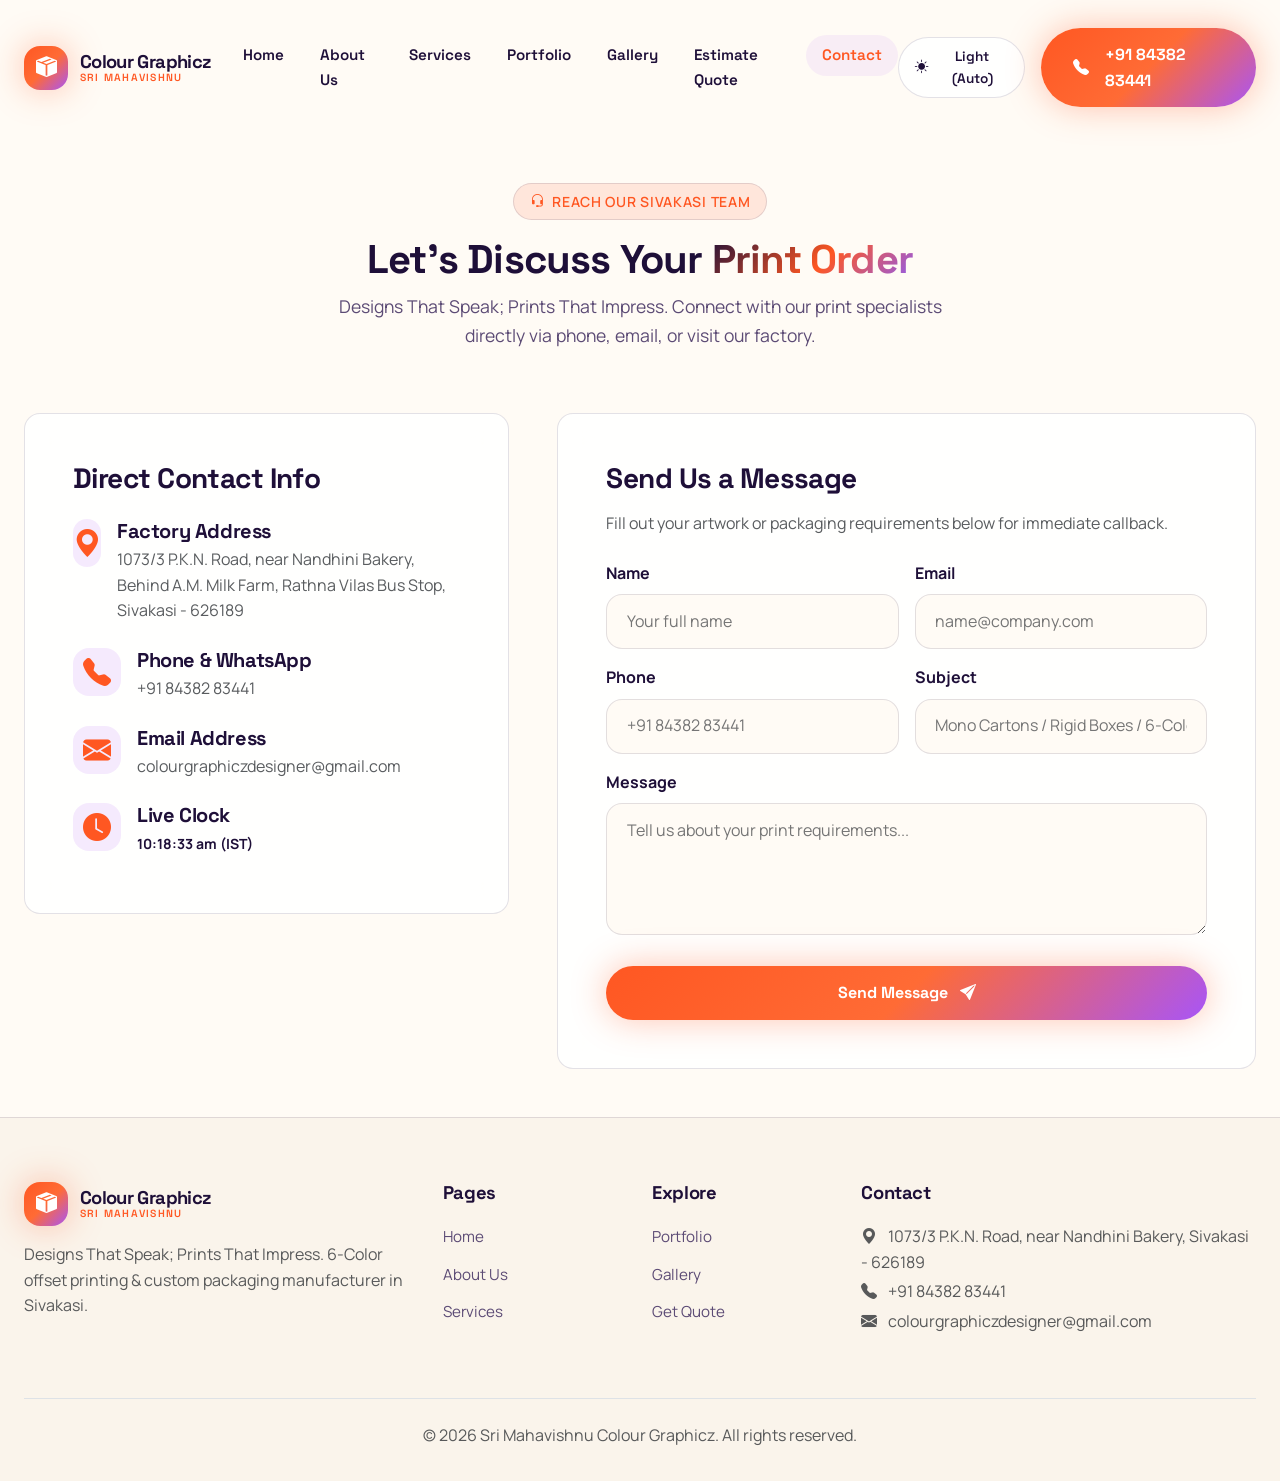
<file: pages/contact.html>
<!doctype html>
<html lang="en">
  <head>
    <meta charset="utf-8">
    <meta name="viewport" content="width=device-width, initial-scale=1">
    
    <!-- On-Page SEO Metadata -->
    <title>Contact Us | Sri Mahavishnu Colour Graphicz Sivakasi</title>
    <meta name="description" content="Contact Sri Mahavishnu Colour Graphicz in Sivakasi. Phone: +91 84382 83441, Email: colourgraphiczdesigner@gmail.com. Address: 1073/3 P.K.N. Road, Sivakasi - 626189.">
    <meta name="keywords" content="contact Sri Mahavishnu Colour Graphicz, Sivakasi printing press address, phone number, email, quote inquiry">
    <link rel="canonical" href="https://smcgprint.com/pages/contact.html">

    <link rel="preconnect" href="https://fonts.googleapis.com">
    <link rel="preconnect" href="https://fonts.gstatic.com" crossorigin>
    <link href="https://fonts.googleapis.com/css2?family=Manrope:wght@400;500;600;700&family=Space+Grotesk:wght@500;600;700;800&display=swap" rel="stylesheet">
    <link href="https://cdn.jsdelivr.net/npm/bootstrap@5.3.3/dist/css/bootstrap.min.css" rel="stylesheet">
    <link href="https://cdn.jsdelivr.net/npm/bootstrap-icons@1.11.3/font/bootstrap-icons.min.css" rel="stylesheet">
    <link rel="stylesheet" href="../css/style.css">
    <link rel="stylesheet" href="../css/navbar.css">
    <link rel="stylesheet" href="../css/pages.css">
  </head>
  <body>

    <!-- Header -->
    <header class="site-header">
      <div class="site-container">
        <nav class="navbar navbar-expand-lg">
          <a class="navbar-brand" href="../index.html">
            <div class="brand-icon-box"><i class="bi bi-box-seam-fill"></i></div>
            <div class="brand-text">
              <span class="brand-name">Colour Graphicz</span>
              <span class="brand-subtext">Sri Mahavishnu</span>
            </div>
          </a>

          <button class="navbar-toggler" type="button" data-bs-toggle="collapse" data-bs-target="#siteNavigation" aria-controls="siteNavigation" aria-expanded="false" aria-label="Toggle navigation">
            <i class="bi bi-list fs-3"></i>
          </button>

          <div class="collapse navbar-collapse" id="siteNavigation">
            <ul class="navbar-nav mx-auto mb-2 mb-lg-0 gap-lg-1">
              <li class="nav-item"><a class="nav-link" href="../index.html">Home</a></li>
              <li class="nav-item"><a class="nav-link" href="about.html">About Us</a></li>
              <li class="nav-item"><a class="nav-link" href="services.html">Services</a></li>
              <li class="nav-item"><a class="nav-link" href="portfolio.html">Portfolio</a></li>
              <li class="nav-item"><a class="nav-link" href="gallery.html">Gallery</a></li>
              <li class="nav-item"><a class="nav-link" href="quotation.html">Estimate Quote</a></li>
              <li class="nav-item"><a class="nav-link active" href="contact.html">Contact</a></li>
            </ul>

            <div class="d-flex align-items-center gap-3">
              <button class="theme-switcher-btn" aria-label="Toggle theme">
                <i class="bi bi-sun-fill text-orange"></i>
                <span class="theme-label">Theme</span>
              </button>
              <a href="tel:+918438283441" class="btn-agero-primary d-none d-sm-inline-flex">
                <i class="bi bi-telephone-fill me-1"></i>
                <span>+91 84382 83441</span>
              </a>
            </div>
          </div>
        </nav>
      </div>
    </header>

    <main>
      <!-- Title -->
      <section class="py-5 text-center position-relative">
        <div class="site-container">
          <div class="section-badge"><i class="bi bi-headset"></i> Reach Our Sivakasi Team</div>
          <h1 class="hero-title">Let's Discuss Your <span class="text-gradient">Print Order</span></h1>
          <p class="section-subtitle mx-auto">Designs That Speak; Prints That Impress. Connect with our print specialists directly via phone, email, or visit our factory.</p>
        </div>
      </section>

      <!-- Contact Info Grid -->
      <section class="pb-5">
        <div class="site-container">
          <div class="row g-5">
            <div class="col-lg-5">
              <div class="bg-glass p-4 p-md-5 mb-4">
                <h3 class="fw-bold mb-4">Direct Contact Info</h3>

                <div class="d-flex align-items-start gap-3 mb-4">
                  <div class="service-icon-box m-0" style="width:48px; height:48px;"><i class="bi bi-geo-alt-fill"></i></div>
                  <div>
                    <h5 class="fw-bold mb-1">Factory Address</h5>
                    <p class="text-muted mb-0">1073/3 P.K.N. Road, near Nandhini Bakery, Behind A.M. Milk Farm, Rathna Vilas Bus Stop, Sivakasi - 626189</p>
                  </div>
                </div>

                <div class="d-flex align-items-start gap-3 mb-4">
                  <div class="service-icon-box m-0" style="width:48px; height:48px;"><i class="bi bi-telephone-fill"></i></div>
                  <div>
                    <h5 class="fw-bold mb-1">Phone & WhatsApp</h5>
                    <p class="text-muted mb-0">+91 84382 83441</p>
                  </div>
                </div>

                <div class="d-flex align-items-start gap-3 mb-4">
                  <div class="service-icon-box m-0" style="width:48px; height:48px;"><i class="bi bi-envelope-fill"></i></div>
                  <div>
                    <h5 class="fw-bold mb-1">Email Address</h5>
                    <p class="text-muted mb-0">colourgraphiczdesigner@gmail.com</p>
                  </div>
                </div>

                <div class="d-flex align-items-start gap-3 mb-2">
                  <div class="service-icon-box m-0" style="width:48px; height:48px;"><i class="bi bi-clock-fill"></i></div>
                  <div>
                    <h5 class="fw-bold mb-1">Live Clock</h5>
                    <small class="text-purple fw-bold" id="liveIndiaClock">--:--:-- IST</small>
                  </div>
                </div>
              </div>
            </div>

            <!-- Contact Form -->
            <div class="col-lg-7">
              <div class="bg-glass p-4 p-md-5">
                <h3 class="fw-bold mb-3">Send Us a Message</h3>
                <p class="text-muted mb-4">Fill out your artwork or packaging requirements below for immediate callback.</p>

                <form class="ajax-form">
                  <div class="row g-3">
                    <div class="col-md-6">
                      <label class="form-label fw-bold">Name</label>
                      <input type="text" class="calc-input" required placeholder="Your full name">
                    </div>
                    <div class="col-md-6">
                      <label class="form-label fw-bold">Email</label>
                      <input type="email" class="calc-input" required placeholder="name@company.com">
                    </div>
                    <div class="col-md-6">
                      <label class="form-label fw-bold">Phone</label>
                      <input type="tel" class="calc-input" required placeholder="+91 84382 83441">
                    </div>
                    <div class="col-md-6">
                      <label class="form-label fw-bold">Subject</label>
                      <input type="text" class="calc-input" placeholder="Mono Cartons / Rigid Boxes / 6-Color Offset">
                    </div>
                    <div class="col-12">
                      <label class="form-label fw-bold">Message</label>
                      <textarea class="calc-input" rows="4" required placeholder="Tell us about your print requirements..."></textarea>
                    </div>
                  </div>

                  <div class="form-alert mt-3" style="display: none;"></div>

                  <button type="submit" class="btn-agero-primary w-100 mt-4">
                    <span>Send Message</span>
                    <i class="bi bi-send-fill"></i>
                  </button>
                </form>
              </div>
            </div>
          </div>
        </div>
      </section>
    </main>

    <!-- Footer -->
    <footer class="site-footer">
      <div class="site-container">
        <div class="row g-4 mb-5">
          <div class="col-lg-4">
            <a class="navbar-brand mb-3" href="../index.html">
              <div class="brand-icon-box"><i class="bi bi-box-seam-fill"></i></div>
              <div class="brand-text">
                <span class="brand-name">Colour Graphicz</span>
                <span class="brand-subtext">Sri Mahavishnu</span>
              </div>
            </a>
            <p class="text-muted">Designs That Speak; Prints That Impress. 6-Color offset printing & custom packaging manufacturer in Sivakasi.</p>
          </div>
          <div class="col-6 col-lg-2">
            <h5 class="footer-title">Pages</h5>
            <ul class="footer-links">
              <li><a href="../index.html">Home</a></li>
              <li><a href="about.html">About Us</a></li>
              <li><a href="services.html">Services</a></li>
            </ul>
          </div>
          <div class="col-6 col-lg-2">
            <h5 class="footer-title">Explore</h5>
            <ul class="footer-links">
              <li><a href="portfolio.html">Portfolio</a></li>
              <li><a href="gallery.html">Gallery</a></li>
              <li><a href="quotation.html">Get Quote</a></li>
            </ul>
          </div>
          <div class="col-lg-4">
            <h5 class="footer-title">Contact</h5>
            <p class="text-muted mb-1"><i class="bi bi-geo-alt-fill text-purple me-2"></i> 1073/3 P.K.N. Road, near Nandhini Bakery, Sivakasi - 626189</p>
            <p class="text-muted mb-1"><i class="bi bi-telephone-fill text-purple me-2"></i> +91 84382 83441</p>
            <p class="text-muted"><i class="bi bi-envelope-fill text-purple me-2"></i> colourgraphiczdesigner@gmail.com</p>
          </div>
        </div>
        <div class="border-top pt-4 text-center text-muted">
          <p class="mb-0">&copy; 2026 Sri Mahavishnu Colour Graphicz. All rights reserved.</p>
        </div>
      </div>
    </footer>

    <script src="https://cdn.jsdelivr.net/npm/bootstrap@5.3.3/dist/js/bootstrap.bundle.min.js"></script>
    <script src="../js/theme.js"></script>
    <script src="../js/main.js"></script>
  </body>
</html>
</file>
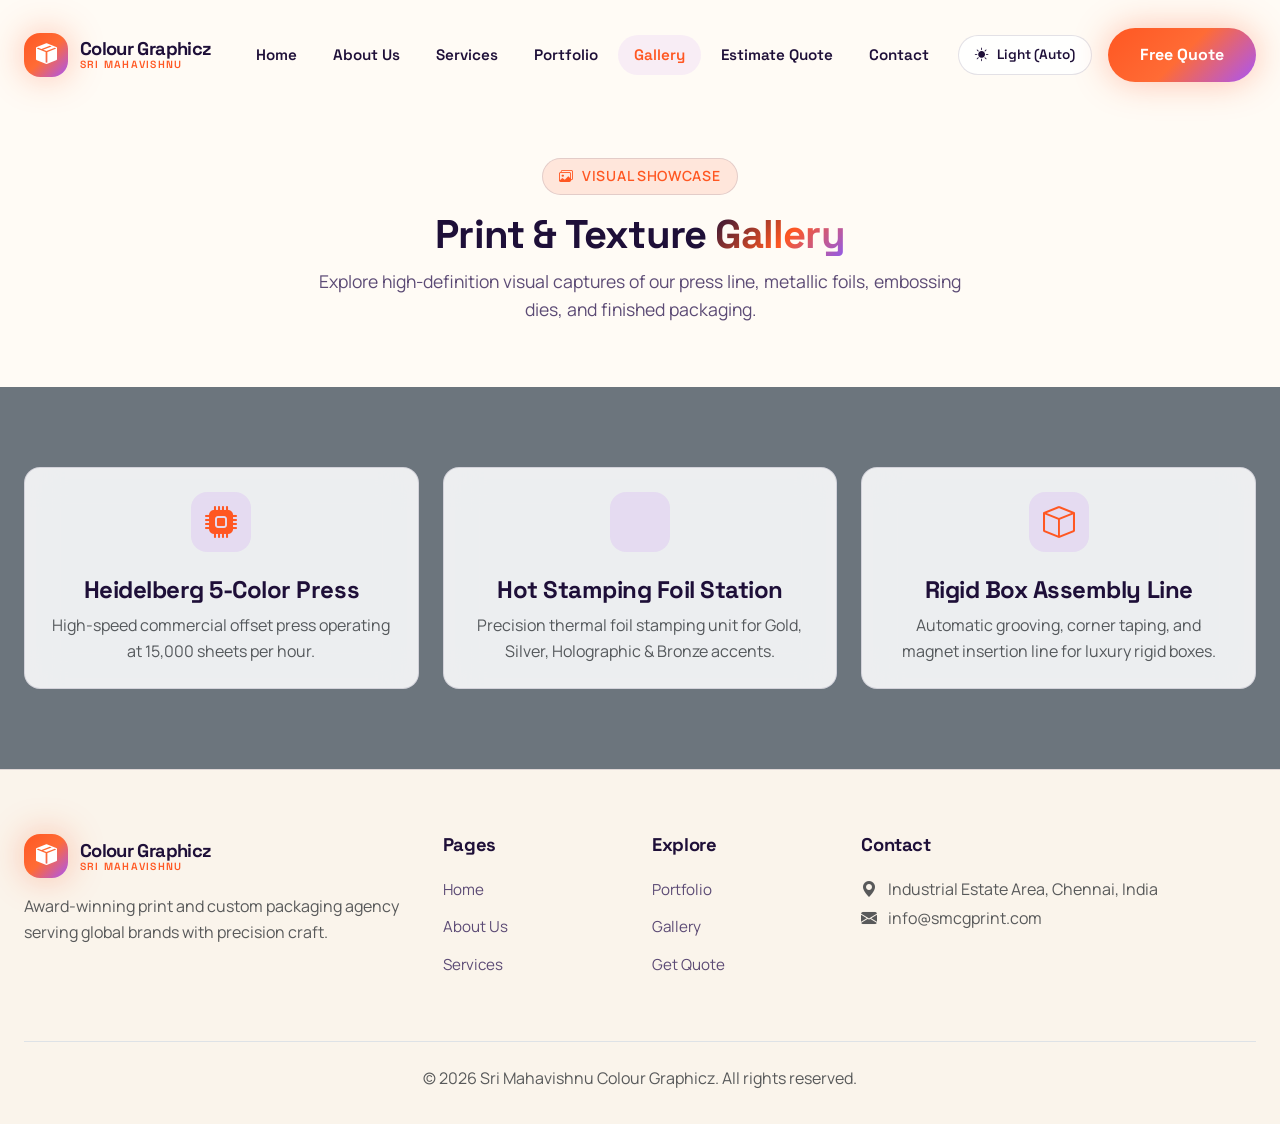
<file: pages/gallery.html>
<!doctype html>
<html lang="en">
  <head>
    <meta charset="utf-8">
    <meta name="viewport" content="width=device-width, initial-scale=1">
    
    <!-- On-Page SEO Metadata -->
    <title>Print & Packaging Gallery | Sri Mahavishnu Colour Graphicz</title>
    <meta name="description" content="Visual gallery showcasing press machinery, metallic foil samples, spot UV textures, die-cut packaging boxes, and print finish samples.">
    <meta name="keywords" content="print gallery, spot UV gallery, metallic foil samples, packaging textures, printing press photos">
    <link rel="canonical" href="https://smcgprint.com/pages/gallery.html">

    <link rel="preconnect" href="https://fonts.googleapis.com">
    <link rel="preconnect" href="https://fonts.gstatic.com" crossorigin>
    <link href="https://fonts.googleapis.com/css2?family=Manrope:wght@400;500;600;700&family=Space+Grotesk:wght@500;600;700;800&display=swap" rel="stylesheet">
    <link href="https://cdn.jsdelivr.net/npm/bootstrap@5.3.3/dist/css/bootstrap.min.css" rel="stylesheet">
    <link href="https://cdn.jsdelivr.net/npm/bootstrap-icons@1.11.3/font/bootstrap-icons.min.css" rel="stylesheet">
    <link rel="stylesheet" href="../css/style.css">
    <link rel="stylesheet" href="../css/navbar.css">
    <link rel="stylesheet" href="../css/pages.css">
  </head>
  <body>

    <!-- Header -->
    <header class="site-header">
      <div class="site-container">
        <nav class="navbar navbar-expand-lg">
          <a class="navbar-brand" href="../index.html">
            <div class="brand-icon-box"><i class="bi bi-box-seam-fill"></i></div>
            <div class="brand-text">
              <span class="brand-name">Colour Graphicz</span>
              <span class="brand-subtext">Sri Mahavishnu</span>
            </div>
          </a>

          <button class="navbar-toggler" type="button" data-bs-toggle="collapse" data-bs-target="#siteNavigation" aria-controls="siteNavigation" aria-expanded="false" aria-label="Toggle navigation">
            <i class="bi bi-list fs-3"></i>
          </button>

          <div class="collapse navbar-collapse" id="siteNavigation">
            <ul class="navbar-nav mx-auto mb-2 mb-lg-0 gap-lg-1">
              <li class="nav-item"><a class="nav-link" href="../index.html">Home</a></li>
              <li class="nav-item"><a class="nav-link" href="about.html">About Us</a></li>
              <li class="nav-item"><a class="nav-link" href="services.html">Services</a></li>
              <li class="nav-item"><a class="nav-link" href="portfolio.html">Portfolio</a></li>
              <li class="nav-item"><a class="nav-link active" href="gallery.html">Gallery</a></li>
              <li class="nav-item"><a class="nav-link" href="quotation.html">Estimate Quote</a></li>
              <li class="nav-item"><a class="nav-link" href="contact.html">Contact</a></li>
            </ul>

            <div class="d-flex align-items-center gap-3">
              <button class="theme-switcher-btn" aria-label="Toggle theme">
                <i class="bi bi-sun-fill text-orange"></i>
                <span class="theme-label">Theme</span>
              </button>
              <a href="quotation.html" class="btn-agero-primary d-none d-sm-inline-flex">
                <span>Free Quote</span>
              </a>
            </div>
          </div>
        </nav>
      </div>
    </header>

    <main>
      <!-- Title -->
      <section class="py-5 text-center position-relative">
        <div class="site-container">
          <div class="section-badge"><i class="bi bi-images"></i> Visual Showcase</div>
          <h1 class="hero-title">Print & Texture <span class="text-gradient">Gallery</span></h1>
          <p class="section-subtitle mx-auto">Explore high-definition visual captures of our press line, metallic foils, embossing dies, and finished packaging.</p>
        </div>
      </section>

      <section class="py-section bg-secondary">
        <div class="site-container">
          <div class="row g-4">
            <div class="col-md-6 col-lg-4">
              <div class="bg-glass p-4 text-center rounded-4 h-100">
                <div class="service-icon-box mx-auto"><i class="bi bi-cpu-fill fs-2"></i></div>
                <h4 class="fw-bold mb-2">Heidelberg 5-Color Press</h4>
                <p class="text-muted fs-6 mb-0">High-speed commercial offset press operating at 15,000 sheets per hour.</p>
              </div>
            </div>

            <div class="col-md-6 col-lg-4">
              <div class="bg-glass p-4 text-center rounded-4 h-100">
                <div class="service-icon-box mx-auto"><i class="bi bi-sparkles fs-2"></i></div>
                <h4 class="fw-bold mb-2">Hot Stamping Foil Station</h4>
                <p class="text-muted fs-6 mb-0">Precision thermal foil stamping unit for Gold, Silver, Holographic & Bronze accents.</p>
              </div>
            </div>

            <div class="col-md-6 col-lg-4">
              <div class="bg-glass p-4 text-center rounded-4 h-100">
                <div class="service-icon-box mx-auto"><i class="bi bi-box fs-2"></i></div>
                <h4 class="fw-bold mb-2">Rigid Box Assembly Line</h4>
                <p class="text-muted fs-6 mb-0">Automatic grooving, corner taping, and magnet insertion line for luxury rigid boxes.</p>
              </div>
            </div>
          </div>
        </div>
      </section>
    </main>

    <!-- Footer -->
    <footer class="site-footer">
      <div class="site-container">
        <div class="row g-4 mb-5">
          <div class="col-lg-4">
            <a class="navbar-brand mb-3" href="../index.html">
              <div class="brand-icon-box"><i class="bi bi-box-seam-fill"></i></div>
              <div class="brand-text">
                <span class="brand-name">Colour Graphicz</span>
                <span class="brand-subtext">Sri Mahavishnu</span>
              </div>
            </a>
            <p class="text-muted">Award-winning print and custom packaging agency serving global brands with precision craft.</p>
          </div>
          <div class="col-6 col-lg-2">
            <h5 class="footer-title">Pages</h5>
            <ul class="footer-links">
              <li><a href="../index.html">Home</a></li>
              <li><a href="about.html">About Us</a></li>
              <li><a href="services.html">Services</a></li>
            </ul>
          </div>
          <div class="col-6 col-lg-2">
            <h5 class="footer-title">Explore</h5>
            <ul class="footer-links">
              <li><a href="portfolio.html">Portfolio</a></li>
              <li><a href="gallery.html">Gallery</a></li>
              <li><a href="quotation.html">Get Quote</a></li>
            </ul>
          </div>
          <div class="col-lg-4">
            <h5 class="footer-title">Contact</h5>
            <p class="text-muted mb-1"><i class="bi bi-geo-alt-fill text-purple me-2"></i> Industrial Estate Area, Chennai, India</p>
            <p class="text-muted"><i class="bi bi-envelope-fill text-purple me-2"></i> info@smcgprint.com</p>
          </div>
        </div>
        <div class="border-top pt-4 text-center text-muted">
          <p class="mb-0">&copy; 2026 Sri Mahavishnu Colour Graphicz. All rights reserved.</p>
        </div>
      </div>
    </footer>

    <script src="https://cdn.jsdelivr.net/npm/bootstrap@5.3.3/dist/js/bootstrap.bundle.min.js"></script>
    <script src="../js/theme.js"></script>
    <script src="../js/main.js"></script>
  </body>
</html>
</file>
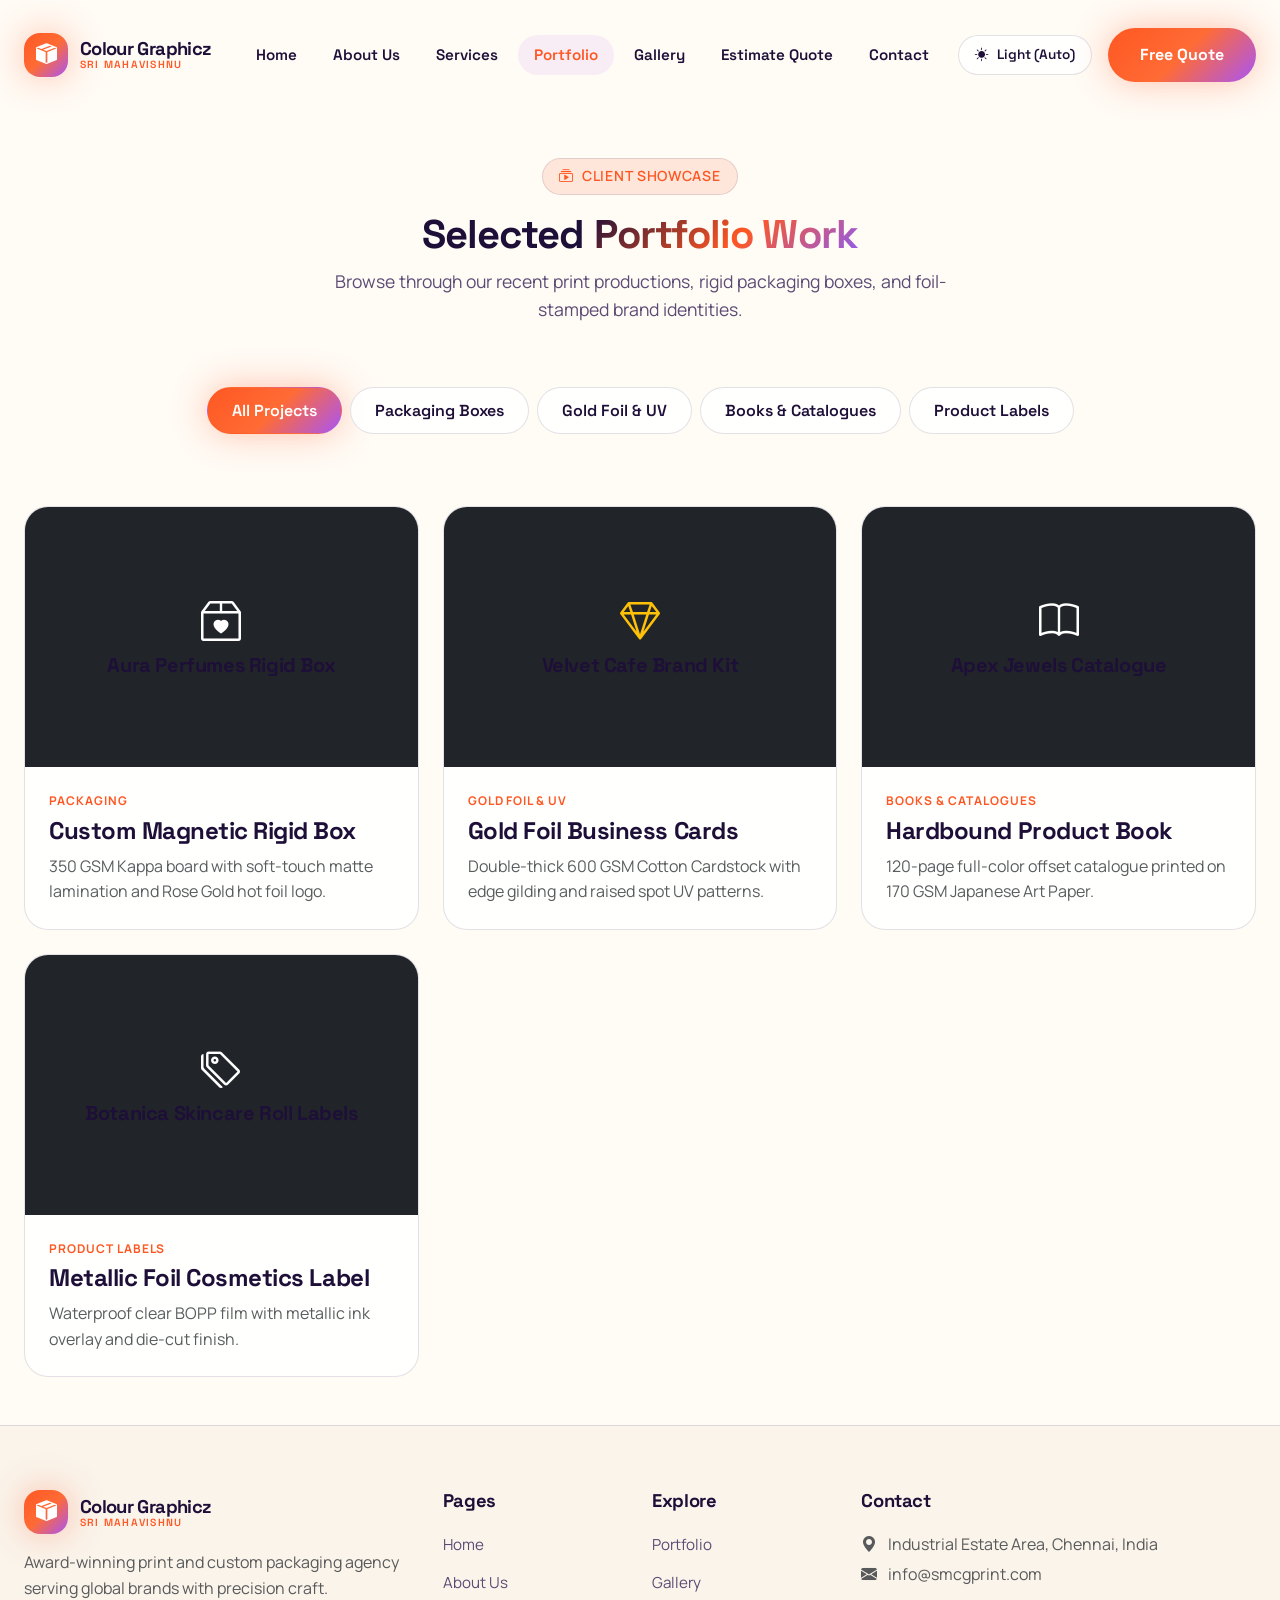
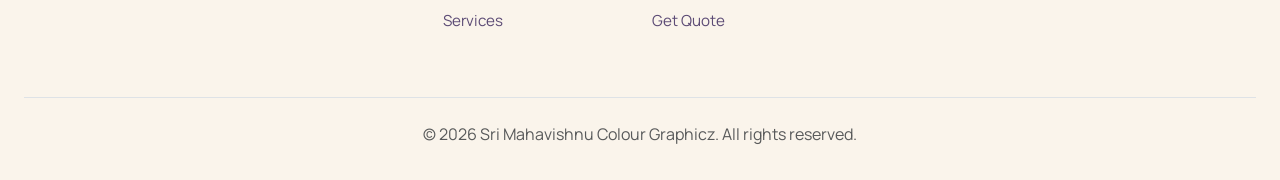
<file: pages/portfolio.html>
<!doctype html>
<html lang="en">
  <head>
    <meta charset="utf-8">
    <meta name="viewport" content="width=device-width, initial-scale=1">
    
    <!-- On-Page SEO Metadata -->
    <title>Portfolio & Case Studies | Sri Mahavishnu Colour Graphicz</title>
    <meta name="description" content="Explore our showcase of client projects including custom rigid packaging boxes, metallic foil labels, luxury retail bags, and corporate print collateral.">
    <meta name="keywords" content="print portfolio, packaging showcase, rigid box case study, foil stamped labels, luxury printing samples">
    <link rel="canonical" href="https://smcgprint.com/pages/portfolio.html">

    <link rel="preconnect" href="https://fonts.googleapis.com">
    <link rel="preconnect" href="https://fonts.gstatic.com" crossorigin>
    <link href="https://fonts.googleapis.com/css2?family=Manrope:wght@400;500;600;700&family=Space+Grotesk:wght@500;600;700;800&display=swap" rel="stylesheet">
    <link href="https://cdn.jsdelivr.net/npm/bootstrap@5.3.3/dist/css/bootstrap.min.css" rel="stylesheet">
    <link href="https://cdn.jsdelivr.net/npm/bootstrap-icons@1.11.3/font/bootstrap-icons.min.css" rel="stylesheet">
    <link rel="stylesheet" href="../css/style.css">
    <link rel="stylesheet" href="../css/navbar.css">
    <link rel="stylesheet" href="../css/pages.css">
  </head>
  <body>

    <!-- Sticky Header & Navigation -->
    <header class="site-header">
      <div class="site-container">
        <nav class="navbar navbar-expand-lg">
          <a class="navbar-brand" href="../index.html">
            <div class="brand-icon-box"><i class="bi bi-box-seam-fill"></i></div>
            <div class="brand-text">
              <span class="brand-name">Colour Graphicz</span>
              <span class="brand-subtext">Sri Mahavishnu</span>
            </div>
          </a>

          <button class="navbar-toggler" type="button" data-bs-toggle="collapse" data-bs-target="#siteNavigation" aria-controls="siteNavigation" aria-expanded="false" aria-label="Toggle navigation">
            <i class="bi bi-list fs-3"></i>
          </button>

          <div class="collapse navbar-collapse" id="siteNavigation">
            <ul class="navbar-nav mx-auto mb-2 mb-lg-0 gap-lg-1">
              <li class="nav-item"><a class="nav-link" href="../index.html">Home</a></li>
              <li class="nav-item"><a class="nav-link" href="about.html">About Us</a></li>
              <li class="nav-item"><a class="nav-link" href="services.html">Services</a></li>
              <li class="nav-item"><a class="nav-link active" href="portfolio.html">Portfolio</a></li>
              <li class="nav-item"><a class="nav-link" href="gallery.html">Gallery</a></li>
              <li class="nav-item"><a class="nav-link" href="quotation.html">Estimate Quote</a></li>
              <li class="nav-item"><a class="nav-link" href="contact.html">Contact</a></li>
            </ul>

            <div class="d-flex align-items-center gap-3">
              <button class="theme-switcher-btn" aria-label="Toggle theme">
                <i class="bi bi-sun-fill text-orange"></i>
                <span class="theme-label">Theme</span>
              </button>
              <a href="quotation.html" class="btn-agero-primary d-none d-sm-inline-flex">
                <span>Free Quote</span>
              </a>
            </div>
          </div>
        </nav>
      </div>
    </header>

    <main>
      <!-- Title -->
      <section class="py-5 text-center position-relative">
        <div class="site-container">
          <div class="section-badge"><i class="bi bi-collection-play"></i> Client Showcase</div>
          <h1 class="hero-title">Selected <span class="text-gradient">Portfolio Work</span></h1>
          <p class="section-subtitle mx-auto">Browse through our recent print productions, rigid packaging boxes, and foil-stamped brand identities.</p>
        </div>
      </section>

      <!-- Category Filter Tabs -->
      <section class="pb-4">
        <div class="site-container text-center">
          <div class="d-flex flex-wrap justify-content-center gap-2 mb-5">
            <button class="portfolio-tab active" data-filter="all">All Projects</button>
            <button class="portfolio-tab" data-filter="packaging">Packaging Boxes</button>
            <button class="portfolio-tab" data-filter="branding">Gold Foil & UV</button>
            <button class="portfolio-tab" data-filter="catalogues">Books & Catalogues</button>
            <button class="portfolio-tab" data-filter="labels">Product Labels</button>
          </div>
        </div>
      </section>

      <!-- Portfolio Items Grid -->
      <section class="pb-5">
        <div class="site-container">
          <div class="row g-4" id="portfolioGrid">
            <!-- Item 1 -->
            <div class="col-md-6 col-lg-4 portfolio-item-col" data-category="packaging">
              <div class="portfolio-card">
                <div class="portfolio-img-box d-flex align-items-center justify-content-center bg-dark text-white p-4">
                  <div class="text-center">
                    <i class="bi bi-box2-heart fs-1 text-purple mb-2"></i>
                    <h5>Aura Perfumes Rigid Box</h5>
                  </div>
                </div>
                <div class="portfolio-content">
                  <div class="portfolio-tag">Packaging</div>
                  <h4 class="fw-bold mb-2">Custom Magnetic Rigid Box</h4>
                  <p class="text-muted fs-6 mb-0">350 GSM Kappa board with soft-touch matte lamination and Rose Gold hot foil logo.</p>
                </div>
              </div>
            </div>

            <!-- Item 2 -->
            <div class="col-md-6 col-lg-4 portfolio-item-col" data-category="branding">
              <div class="portfolio-card">
                <div class="portfolio-img-box d-flex align-items-center justify-content-center bg-dark text-white p-4">
                  <div class="text-center">
                    <i class="bi bi-gem fs-1 text-warning mb-2"></i>
                    <h5>Velvet Cafe Brand Kit</h5>
                  </div>
                </div>
                <div class="portfolio-content">
                  <div class="portfolio-tag">Gold Foil & UV</div>
                  <h4 class="fw-bold mb-2">Gold Foil Business Cards</h4>
                  <p class="text-muted fs-6 mb-0">Double-thick 600 GSM Cotton Cardstock with edge gilding and raised spot UV patterns.</p>
                </div>
              </div>
            </div>

            <!-- Item 3 -->
            <div class="col-md-6 col-lg-4 portfolio-item-col" data-category="catalogues">
              <div class="portfolio-card">
                <div class="portfolio-img-box d-flex align-items-center justify-content-center bg-dark text-white p-4">
                  <div class="text-center">
                    <i class="bi bi-book fs-1 text-purple mb-2"></i>
                    <h5>Apex Jewels Catalogue</h5>
                  </div>
                </div>
                <div class="portfolio-content">
                  <div class="portfolio-tag">Books & Catalogues</div>
                  <h4 class="fw-bold mb-2">Hardbound Product Book</h4>
                  <p class="text-muted fs-6 mb-0">120-page full-color offset catalogue printed on 170 GSM Japanese Art Paper.</p>
                </div>
              </div>
            </div>

            <!-- Item 4 -->
            <div class="col-md-6 col-lg-4 portfolio-item-col" data-category="labels">
              <div class="portfolio-card">
                <div class="portfolio-img-box d-flex align-items-center justify-content-center bg-dark text-white p-4">
                  <div class="text-center">
                    <i class="bi bi-tags fs-1 text-orange mb-2"></i>
                    <h5>Botanica Skincare Roll Labels</h5>
                  </div>
                </div>
                <div class="portfolio-content">
                  <div class="portfolio-tag">Product Labels</div>
                  <h4 class="fw-bold mb-2">Metallic Foil Cosmetics Label</h4>
                  <p class="text-muted fs-6 mb-0">Waterproof clear BOPP film with metallic ink overlay and die-cut finish.</p>
                </div>
              </div>
            </div>
          </div>
        </div>
      </section>
    </main>

    <!-- Footer -->
    <footer class="site-footer">
      <div class="site-container">
        <div class="row g-4 mb-5">
          <div class="col-lg-4">
            <a class="navbar-brand mb-3" href="../index.html">
              <div class="brand-icon-box"><i class="bi bi-box-seam-fill"></i></div>
              <div class="brand-text">
                <span class="brand-name">Colour Graphicz</span>
                <span class="brand-subtext">Sri Mahavishnu</span>
              </div>
            </a>
            <p class="text-muted">Award-winning print and custom packaging agency serving global brands with precision craft.</p>
          </div>
          <div class="col-6 col-lg-2">
            <h5 class="footer-title">Pages</h5>
            <ul class="footer-links">
              <li><a href="../index.html">Home</a></li>
              <li><a href="about.html">About Us</a></li>
              <li><a href="services.html">Services</a></li>
            </ul>
          </div>
          <div class="col-6 col-lg-2">
            <h5 class="footer-title">Explore</h5>
            <ul class="footer-links">
              <li><a href="portfolio.html">Portfolio</a></li>
              <li><a href="gallery.html">Gallery</a></li>
              <li><a href="quotation.html">Get Quote</a></li>
            </ul>
          </div>
          <div class="col-lg-4">
            <h5 class="footer-title">Contact</h5>
            <p class="text-muted mb-1"><i class="bi bi-geo-alt-fill text-purple me-2"></i> Industrial Estate Area, Chennai, India</p>
            <p class="text-muted"><i class="bi bi-envelope-fill text-purple me-2"></i> info@smcgprint.com</p>
          </div>
        </div>
        <div class="border-top pt-4 text-center text-muted">
          <p class="mb-0">&copy; 2026 Sri Mahavishnu Colour Graphicz. All rights reserved.</p>
        </div>
      </div>
    </footer>

    <script src="https://cdn.jsdelivr.net/npm/bootstrap@5.3.3/dist/js/bootstrap.bundle.min.js"></script>
    <script src="../js/theme.js"></script>
    <script src="../js/main.js"></script>
  </body>
</html>
</file>
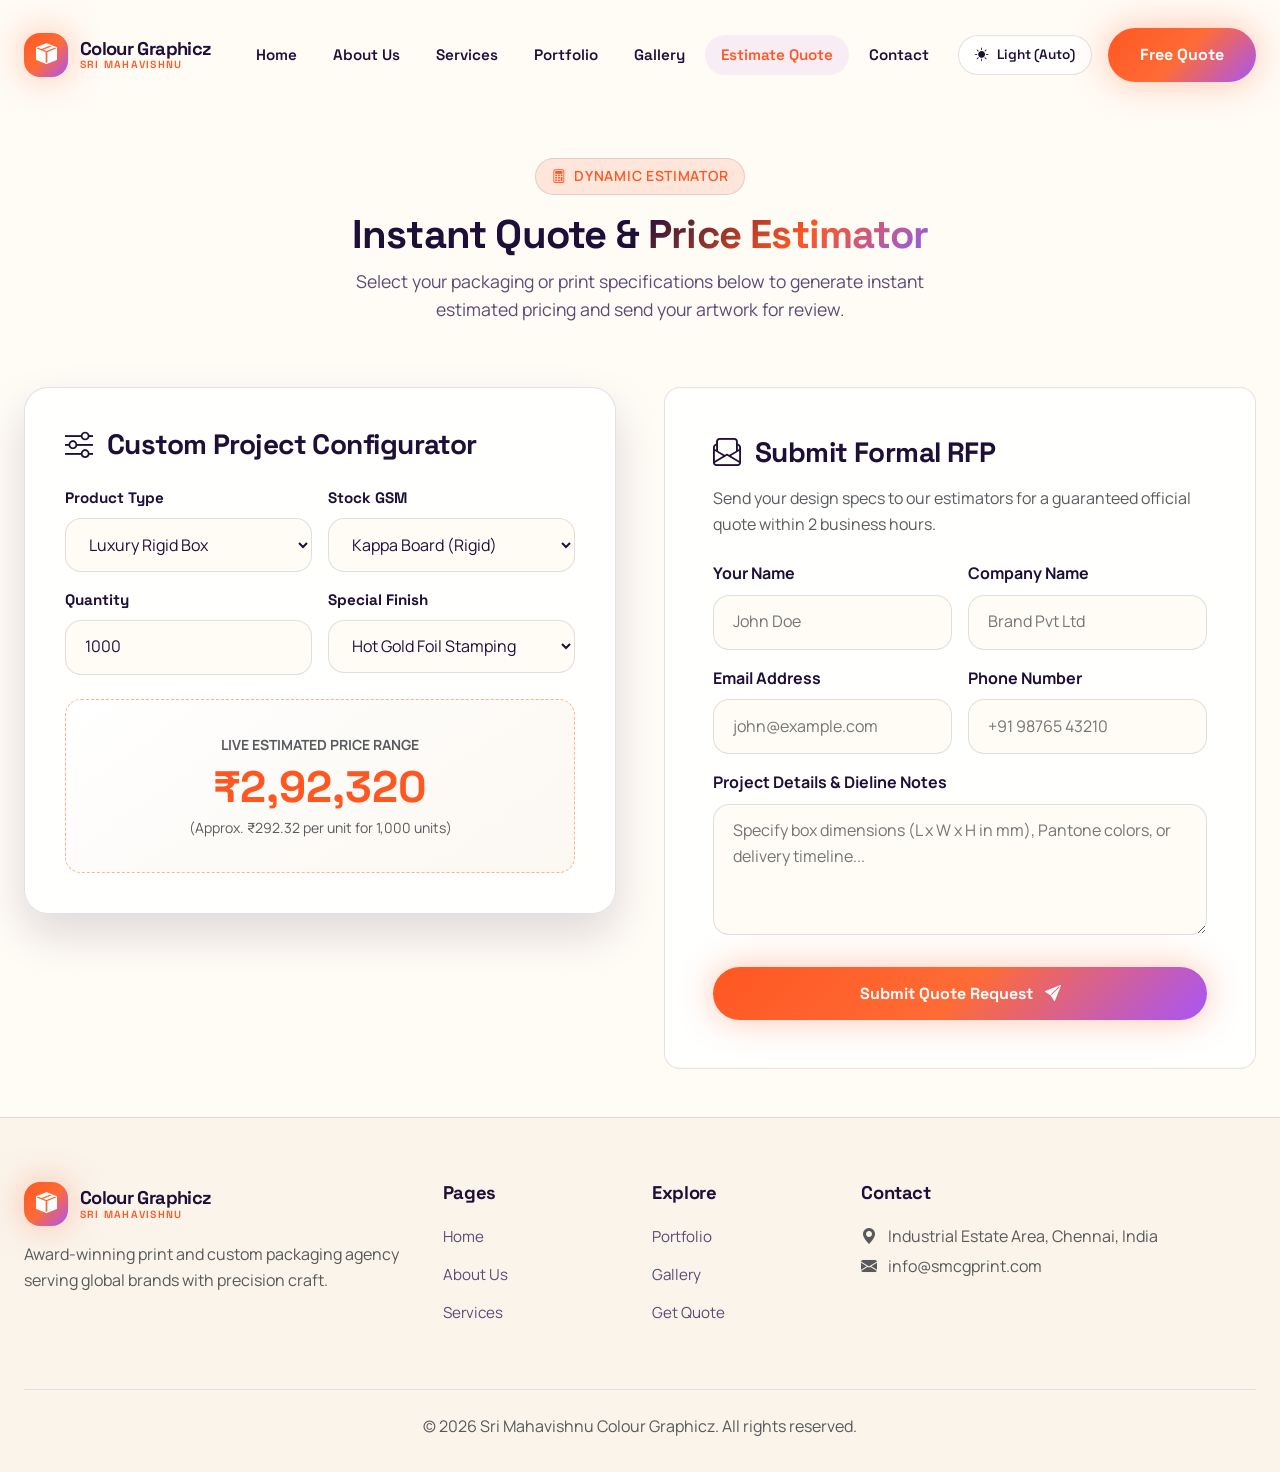
<file: pages/quotation.html>
<!doctype html>
<html lang="en">
  <head>
    <meta charset="utf-8">
    <meta name="viewport" content="width=device-width, initial-scale=1">
    
    <!-- On-Page SEO Metadata -->
    <title>Get a Free Quote & Price Estimator | Sri Mahavishnu Colour Graphicz</title>
    <meta name="description" content="Calculate real-time instant price estimates for custom product boxes, rigid packaging, brochures, and metallic foil labels. Request a formal quotation.">
    <meta name="keywords" content="instant print quote, packaging price calculator, rigid box cost estimator, offset printing price estimate, custom quote">
    <link rel="canonical" href="https://smcgprint.com/pages/quotation.html">

    <link rel="preconnect" href="https://fonts.googleapis.com">
    <link rel="preconnect" href="https://fonts.gstatic.com" crossorigin>
    <link href="https://fonts.googleapis.com/css2?family=Manrope:wght@400;500;600;700&family=Space+Grotesk:wght@500;600;700;800&display=swap" rel="stylesheet">
    <link href="https://cdn.jsdelivr.net/npm/bootstrap@5.3.3/dist/css/bootstrap.min.css" rel="stylesheet">
    <link href="https://cdn.jsdelivr.net/npm/bootstrap-icons@1.11.3/font/bootstrap-icons.min.css" rel="stylesheet">
    <link rel="stylesheet" href="../css/style.css">
    <link rel="stylesheet" href="../css/navbar.css">
    <link rel="stylesheet" href="../css/pages.css">
  </head>
  <body>

    <!-- Header -->
    <header class="site-header">
      <div class="site-container">
        <nav class="navbar navbar-expand-lg">
          <a class="navbar-brand" href="../index.html">
            <div class="brand-icon-box"><i class="bi bi-box-seam-fill"></i></div>
            <div class="brand-text">
              <span class="brand-name">Colour Graphicz</span>
              <span class="brand-subtext">Sri Mahavishnu</span>
            </div>
          </a>

          <button class="navbar-toggler" type="button" data-bs-toggle="collapse" data-bs-target="#siteNavigation" aria-controls="siteNavigation" aria-expanded="false" aria-label="Toggle navigation">
            <i class="bi bi-list fs-3"></i>
          </button>

          <div class="collapse navbar-collapse" id="siteNavigation">
            <ul class="navbar-nav mx-auto mb-2 mb-lg-0 gap-lg-1">
              <li class="nav-item"><a class="nav-link" href="../index.html">Home</a></li>
              <li class="nav-item"><a class="nav-link" href="about.html">About Us</a></li>
              <li class="nav-item"><a class="nav-link" href="services.html">Services</a></li>
              <li class="nav-item"><a class="nav-link" href="portfolio.html">Portfolio</a></li>
              <li class="nav-item"><a class="nav-link" href="gallery.html">Gallery</a></li>
              <li class="nav-item"><a class="nav-link active" href="quotation.html">Estimate Quote</a></li>
              <li class="nav-item"><a class="nav-link" href="contact.html">Contact</a></li>
            </ul>

            <div class="d-flex align-items-center gap-3">
              <button class="theme-switcher-btn" aria-label="Toggle theme">
                <i class="bi bi-sun-fill text-orange"></i>
                <span class="theme-label">Theme</span>
              </button>
              <a href="quotation.html" class="btn-agero-primary d-none d-sm-inline-flex">
                <span>Free Quote</span>
              </a>
            </div>
          </div>
        </nav>
      </div>
    </header>

    <main>
      <!-- Title -->
      <section class="py-5 text-center position-relative">
        <div class="site-container">
          <div class="section-badge"><i class="bi bi-calculator"></i> Dynamic Estimator</div>
          <h1 class="hero-title">Instant Quote & <span class="text-gradient">Price Estimator</span></h1>
          <p class="section-subtitle mx-auto">Select your packaging or print specifications below to generate instant estimated pricing and send your artwork for review.</p>
        </div>
      </section>

      <!-- Calculator & Form Section -->
      <section class="pb-5">
        <div class="site-container">
          <div class="row g-5">
            <!-- Estimator Tool -->
            <div class="col-lg-6">
              <div class="quote-estimator-card">
                <h3 class="fw-bold mb-4"><i class="bi bi-sliders text-purple me-2"></i> Custom Project Configurator</h3>

                <div class="row g-3">
                  <div class="col-md-6">
                    <label class="calc-input-label">Product Type</label>
                    <select class="calc-select" id="calcProduct">
                      <option value="box">Folding Carton Box</option>
                      <option value="rigid" selected>Luxury Rigid Box</option>
                      <option value="brochure">Marketing Brochure</option>
                      <option value="label">Product Roll Label</option>
                      <option value="card">Premium Business Card</option>
                      <option value="catalogue">Bound Catalogue</option>
                    </select>
                  </div>

                  <div class="col-md-6">
                    <label class="calc-input-label">Stock GSM</label>
                    <select class="calc-select" id="calcGSM">
                      <option value="170">170 GSM Gloss Art</option>
                      <option value="250">250 GSM Cardstock</option>
                      <option value="300">300 GSM Premium Board</option>
                      <option value="350">350 GSM Heavy Card</option>
                      <option value="board" selected>Kappa Board (Rigid)</option>
                    </select>
                  </div>

                  <div class="col-md-6">
                    <label class="calc-input-label">Quantity</label>
                    <input type="number" class="calc-input" id="calcQuantity" value="1000" min="100" step="100">
                  </div>

                  <div class="col-md-6">
                    <label class="calc-input-label">Special Finish</label>
                    <select class="calc-select" id="calcFinish">
                      <option value="none">Standard Matte Lamination</option>
                      <option value="foil" selected>Hot Gold Foil Stamping</option>
                      <option value="uv">3D Raised Spot UV</option>
                      <option value="luxury">Foil + Spot UV Combo</option>
                    </select>
                  </div>
                </div>

                <div class="estimate-output-box mt-4">
                  <small class="text-muted text-uppercase fw-bold">Live Estimated Price Range</small>
                  <div class="estimate-price" id="calcPriceDisplay">₹1,40,000</div>
                  <small class="text-muted d-block" id="calcUnitDisplay">(Approx. ₹140.00 per unit for 1,000 units)</small>
                </div>
              </div>
            </div>

            <!-- Proposal Request Form -->
            <div class="col-lg-6">
              <div class="bg-glass p-4 p-md-5">
                <h3 class="fw-bold mb-3"><i class="bi bi-envelope-paper text-orange me-2"></i> Submit Formal RFP</h3>
                <p class="text-muted mb-4">Send your design specs to our estimators for a guaranteed official quote within 2 business hours.</p>

                <form class="ajax-form">
                  <div class="row g-3">
                    <div class="col-md-6">
                      <label class="form-label fw-bold">Your Name</label>
                      <input type="text" class="calc-input" required placeholder="John Doe">
                    </div>
                    <div class="col-md-6">
                      <label class="form-label fw-bold">Company Name</label>
                      <input type="text" class="calc-input" placeholder="Brand Pvt Ltd">
                    </div>
                    <div class="col-md-6">
                      <label class="form-label fw-bold">Email Address</label>
                      <input type="email" class="calc-input" required placeholder="john@example.com">
                    </div>
                    <div class="col-md-6">
                      <label class="form-label fw-bold">Phone Number</label>
                      <input type="tel" class="calc-input" required placeholder="+91 98765 43210">
                    </div>
                    <div class="col-12">
                      <label class="form-label fw-bold">Project Details & Dieline Notes</label>
                      <textarea class="calc-input" rows="4" placeholder="Specify box dimensions (L x W x H in mm), Pantone colors, or delivery timeline..."></textarea>
                    </div>
                  </div>

                  <div class="form-alert mt-3" style="display: none;"></div>

                  <button type="submit" class="btn-agero-primary w-100 mt-4">
                    <span>Submit Quote Request</span>
                    <i class="bi bi-send-fill"></i>
                  </button>
                </form>
              </div>
            </div>
          </div>
        </div>
      </section>
    </main>

    <!-- Footer -->
    <footer class="site-footer">
      <div class="site-container">
        <div class="row g-4 mb-5">
          <div class="col-lg-4">
            <a class="navbar-brand mb-3" href="../index.html">
              <div class="brand-icon-box"><i class="bi bi-box-seam-fill"></i></div>
              <div class="brand-text">
                <span class="brand-name">Colour Graphicz</span>
                <span class="brand-subtext">Sri Mahavishnu</span>
              </div>
            </a>
            <p class="text-muted">Award-winning print and custom packaging agency serving global brands with precision craft.</p>
          </div>
          <div class="col-6 col-lg-2">
            <h5 class="footer-title">Pages</h5>
            <ul class="footer-links">
              <li><a href="../index.html">Home</a></li>
              <li><a href="about.html">About Us</a></li>
              <li><a href="services.html">Services</a></li>
            </ul>
          </div>
          <div class="col-6 col-lg-2">
            <h5 class="footer-title">Explore</h5>
            <ul class="footer-links">
              <li><a href="portfolio.html">Portfolio</a></li>
              <li><a href="gallery.html">Gallery</a></li>
              <li><a href="quotation.html">Get Quote</a></li>
            </ul>
          </div>
          <div class="col-lg-4">
            <h5 class="footer-title">Contact</h5>
            <p class="text-muted mb-1"><i class="bi bi-geo-alt-fill text-purple me-2"></i> Industrial Estate Area, Chennai, India</p>
            <p class="text-muted"><i class="bi bi-envelope-fill text-purple me-2"></i> info@smcgprint.com</p>
          </div>
        </div>
        <div class="border-top pt-4 text-center text-muted">
          <p class="mb-0">&copy; 2026 Sri Mahavishnu Colour Graphicz. All rights reserved.</p>
        </div>
      </div>
    </footer>

    <script src="https://cdn.jsdelivr.net/npm/bootstrap@5.3.3/dist/js/bootstrap.bundle.min.js"></script>
    <script src="../js/theme.js"></script>
    <script src="../js/main.js"></script>
  </body>
</html>
</file>
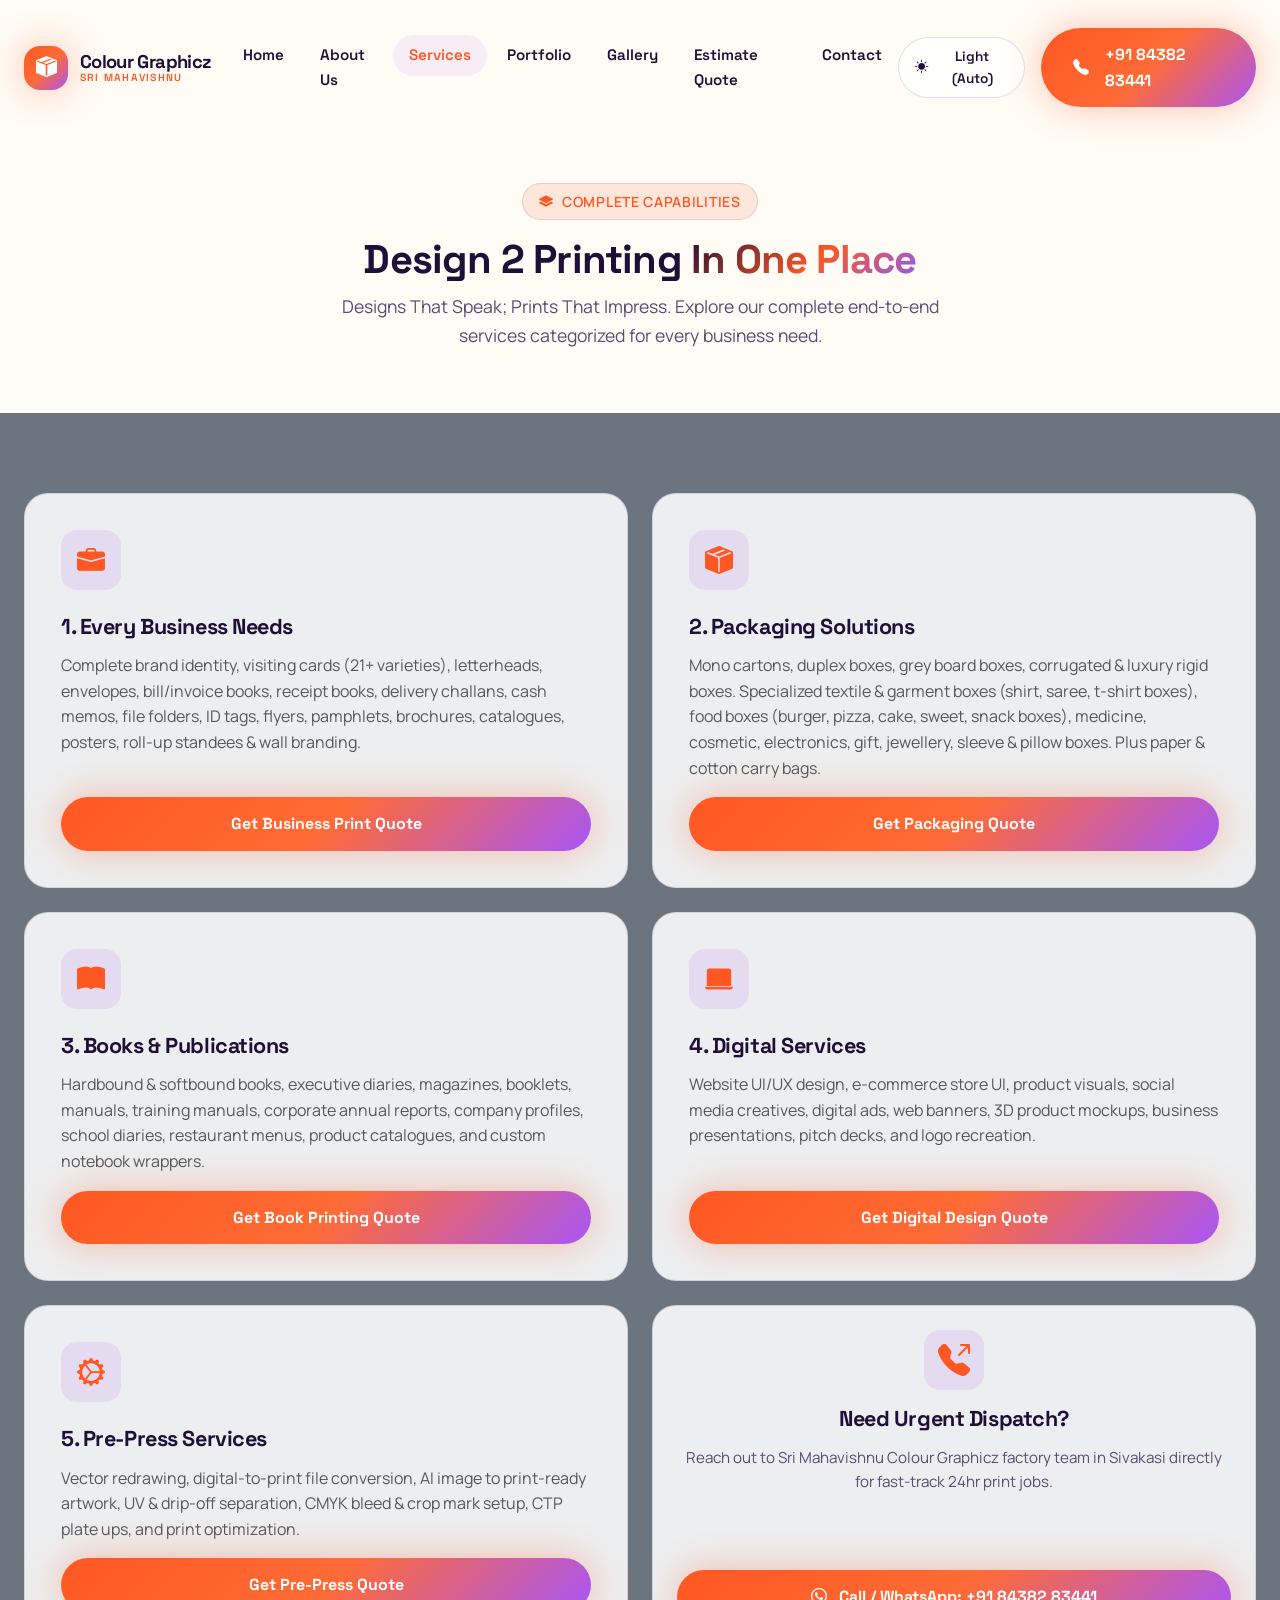
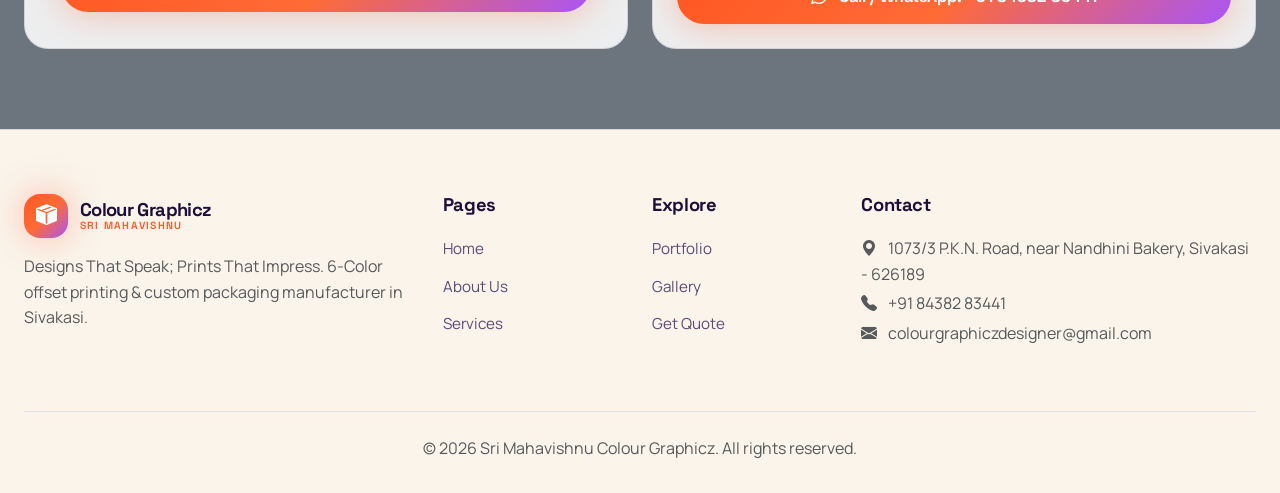
<file: pages/services.html>
<!doctype html>
<html lang="en">
  <head>
    <meta charset="utf-8">
    <meta name="viewport" content="width=device-width, initial-scale=1">
    
    <!-- On-Page SEO Metadata -->
    <title>Print & Packaging Services | Sri Mahavishnu Colour Graphicz Sivakasi</title>
    <meta name="description" content="Explore our full service suite: 6-color offset printing, luxury rigid boxes, mono cartons, garment & food boxes, roll labels, digital UI/UX & pre-press file separation.">
    <meta name="keywords" content="6-color offset printing, mono carton boxes, garment boxes Sivakasi, food packaging boxes, pre-press separation, digital printing Sivakasi">
    <link rel="canonical" href="https://smcgprint.com/pages/services.html">

    <link rel="preconnect" href="https://fonts.googleapis.com">
    <link rel="preconnect" href="https://fonts.gstatic.com" crossorigin>
    <link href="https://fonts.googleapis.com/css2?family=Manrope:wght@400;500;600;700&family=Space+Grotesk:wght@500;600;700;800&display=swap" rel="stylesheet">
    <link href="https://cdn.jsdelivr.net/npm/bootstrap@5.3.3/dist/css/bootstrap.min.css" rel="stylesheet">
    <link href="https://cdn.jsdelivr.net/npm/bootstrap-icons@1.11.3/font/bootstrap-icons.min.css" rel="stylesheet">
    <link rel="stylesheet" href="../css/style.css">
    <link rel="stylesheet" href="../css/navbar.css">
    <link rel="stylesheet" href="../css/pages.css">
  </head>
  <body>

    <!-- Sticky Header & Navigation -->
    <header class="site-header">
      <div class="site-container">
        <nav class="navbar navbar-expand-lg">
          <a class="navbar-brand" href="../index.html">
            <div class="brand-icon-box"><i class="bi bi-box-seam-fill"></i></div>
            <div class="brand-text">
              <span class="brand-name">Colour Graphicz</span>
              <span class="brand-subtext">Sri Mahavishnu</span>
            </div>
          </a>

          <button class="navbar-toggler" type="button" data-bs-toggle="collapse" data-bs-target="#siteNavigation" aria-controls="siteNavigation" aria-expanded="false" aria-label="Toggle navigation">
            <i class="bi bi-list fs-3"></i>
          </button>

          <div class="collapse navbar-collapse" id="siteNavigation">
            <ul class="navbar-nav mx-auto mb-2 mb-lg-0 gap-lg-1">
              <li class="nav-item"><a class="nav-link" href="../index.html">Home</a></li>
              <li class="nav-item"><a class="nav-link" href="about.html">About Us</a></li>
              <li class="nav-item"><a class="nav-link active" href="services.html">Services</a></li>
              <li class="nav-item"><a class="nav-link" href="portfolio.html">Portfolio</a></li>
              <li class="nav-item"><a class="nav-link" href="gallery.html">Gallery</a></li>
              <li class="nav-item"><a class="nav-link" href="quotation.html">Estimate Quote</a></li>
              <li class="nav-item"><a class="nav-link" href="contact.html">Contact</a></li>
            </ul>

            <div class="d-flex align-items-center gap-3">
              <button class="theme-switcher-btn" aria-label="Toggle theme">
                <i class="bi bi-sun-fill text-orange"></i>
                <span class="theme-label">Theme</span>
              </button>
              <a href="tel:+918438283441" class="btn-agero-primary d-none d-sm-inline-flex">
                <i class="bi bi-telephone-fill me-1"></i>
                <span>+91 84382 83441</span>
              </a>
            </div>
          </div>
        </nav>
      </div>
    </header>

    <main>
      <!-- Title -->
      <section class="py-5 text-center position-relative">
        <div class="site-container">
          <div class="section-badge"><i class="bi bi-layers-fill"></i> Complete Capabilities</div>
          <h1 class="hero-title">Design 2 Printing <span class="text-gradient">In One Place</span></h1>
          <p class="section-subtitle mx-auto">Designs That Speak; Prints That Impress. Explore our complete end-to-end services categorized for every business need.</p>
        </div>
      </section>

      <!-- Services Grid -->
      <section class="py-section bg-secondary">
        <div class="site-container">
          <div class="row g-4">
            <!-- 1. Every Business Needs -->
            <div class="col-lg-6">
              <div class="service-card h-100">
                <div class="service-icon-box"><i class="bi bi-briefcase-fill"></i></div>
                <h3 class="service-title">1. Every Business Needs</h3>
                <p class="text-muted mb-3">Complete brand identity, visiting cards (21+ varieties), letterheads, envelopes, bill/invoice books, receipt books, delivery challans, cash memos, file folders, ID tags, flyers, pamphlets, brochures, catalogues, posters, roll-up standees & wall branding.</p>
                <a href="quotation.html" class="btn-agero-primary w-100 mt-auto">Get Business Print Quote</a>
              </div>
            </div>

            <!-- 2. Packaging Solutions -->
            <div class="col-lg-6">
              <div class="service-card h-100">
                <div class="service-icon-box"><i class="bi bi-box-seam-fill"></i></div>
                <h3 class="service-title">2. Packaging Solutions</h3>
                <p class="text-muted mb-3">Mono cartons, duplex boxes, grey board boxes, corrugated & luxury rigid boxes. Specialized textile & garment boxes (shirt, saree, t-shirt boxes), food boxes (burger, pizza, cake, sweet, snack boxes), medicine, cosmetic, electronics, gift, jewellery, sleeve & pillow boxes. Plus paper & cotton carry bags.</p>
                <a href="quotation.html" class="btn-agero-primary w-100 mt-auto">Get Packaging Quote</a>
              </div>
            </div>

            <!-- 3. Books & Publications -->
            <div class="col-lg-6">
              <div class="service-card h-100">
                <div class="service-icon-box"><i class="bi bi-book-fill"></i></div>
                <h3 class="service-title">3. Books & Publications</h3>
                <p class="text-muted mb-3">Hardbound & softbound books, executive diaries, magazines, booklets, manuals, training manuals, corporate annual reports, company profiles, school diaries, restaurant menus, product catalogues, and custom notebook wrappers.</p>
                <a href="quotation.html" class="btn-agero-primary w-100 mt-auto">Get Book Printing Quote</a>
              </div>
            </div>

            <!-- 4. Digital Services -->
            <div class="col-lg-6">
              <div class="service-card h-100">
                <div class="service-icon-box"><i class="bi bi-laptop-fill"></i></div>
                <h3 class="service-title">4. Digital Services</h3>
                <p class="text-muted mb-3">Website UI/UX design, e-commerce store UI, product visuals, social media creatives, digital ads, web banners, 3D product mockups, business presentations, pitch decks, and logo recreation.</p>
                <a href="quotation.html" class="btn-agero-primary w-100 mt-auto">Get Digital Design Quote</a>
              </div>
            </div>

            <!-- 5. Pre-Press Services -->
            <div class="col-lg-6">
              <div class="service-card h-100">
                <div class="service-icon-box"><i class="bi bi-gear-wide-connected"></i></div>
                <h3 class="service-title">5. Pre-Press Services</h3>
                <p class="text-muted mb-3">Vector redrawing, digital-to-print file conversion, AI image to print-ready artwork, UV & drip-off separation, CMYK bleed & crop mark setup, CTP plate ups, and print optimization.</p>
                <a href="quotation.html" class="btn-agero-primary w-100 mt-auto">Get Pre-Press Quote</a>
              </div>
            </div>

            <!-- Direct Contact Card -->
            <div class="col-lg-6">
              <div class="service-card justify-content-center text-center h-100 p-4">
                <div class="service-icon-box mx-auto mb-3"><i class="bi bi-telephone-outbound-fill fs-2"></i></div>
                <h3 class="service-title">Need Urgent Dispatch?</h3>
                <p class="service-desc mb-3">Reach out to Sri Mahavishnu Colour Graphicz factory team in Sivakasi directly for fast-track 24hr print jobs.</p>
                <a href="tel:+918438283441" class="btn-agero-primary">
                  <i class="bi bi-whatsapp"></i>
                  <span>Call / WhatsApp: +91 84382 83441</span>
                </a>
              </div>
            </div>
          </div>
        </div>
      </section>
    </main>

    <!-- Footer -->
    <footer class="site-footer">
      <div class="site-container">
        <div class="row g-4 mb-5">
          <div class="col-lg-4">
            <a class="navbar-brand mb-3" href="../index.html">
              <div class="brand-icon-box"><i class="bi bi-box-seam-fill"></i></div>
              <div class="brand-text">
                <span class="brand-name">Colour Graphicz</span>
                <span class="brand-subtext">Sri Mahavishnu</span>
              </div>
            </a>
            <p class="text-muted">Designs That Speak; Prints That Impress. 6-Color offset printing & custom packaging manufacturer in Sivakasi.</p>
          </div>
          <div class="col-6 col-lg-2">
            <h5 class="footer-title">Pages</h5>
            <ul class="footer-links">
              <li><a href="../index.html">Home</a></li>
              <li><a href="about.html">About Us</a></li>
              <li><a href="services.html">Services</a></li>
            </ul>
          </div>
          <div class="col-6 col-lg-2">
            <h5 class="footer-title">Explore</h5>
            <ul class="footer-links">
              <li><a href="portfolio.html">Portfolio</a></li>
              <li><a href="gallery.html">Gallery</a></li>
              <li><a href="quotation.html">Get Quote</a></li>
            </ul>
          </div>
          <div class="col-lg-4">
            <h5 class="footer-title">Contact</h5>
            <p class="text-muted mb-1"><i class="bi bi-geo-alt-fill text-purple me-2"></i> 1073/3 P.K.N. Road, near Nandhini Bakery, Sivakasi - 626189</p>
            <p class="text-muted mb-1"><i class="bi bi-telephone-fill text-purple me-2"></i> +91 84382 83441</p>
            <p class="text-muted"><i class="bi bi-envelope-fill text-purple me-2"></i> colourgraphiczdesigner@gmail.com</p>
          </div>
        </div>
        <div class="border-top pt-4 text-center text-muted">
          <p class="mb-0">&copy; 2026 Sri Mahavishnu Colour Graphicz. All rights reserved.</p>
        </div>
      </div>
    </footer>

    <script src="https://cdn.jsdelivr.net/npm/bootstrap@5.3.3/dist/js/bootstrap.bundle.min.js"></script>
    <script src="../js/theme.js"></script>
    <script src="../js/main.js"></script>
  </body>
</html>
</file>
<file: css/style.css>
/* ==========================================================================
   Sri Mahavishnu Colour Graphicz - Global Design System
   Dual Theme Engine:
   - Day Theme (Light Mode): Glow Orange (#FF5722, #FF6B35) + Cream BG (#FFFBF5) + Dark Purple Text (#1E0F38)
   - Night Theme (Dark Mode): Gradient Purple Glow (#A855F7, #8B5CF6, #C084FC) + Midnight Purple BG (#0B0716) + White Text (#FFFFFF)
   ========================================================================== */

:root {
  /* ------------------------------------------------------------------------
     Day Theme (Light Mode Default) - Glow Orange & Cream BG
     ------------------------------------------------------------------------ */
  --bg-primary: #FFFBF5;
  --bg-secondary: #FAF4EB;
  --bg-card: rgba(255, 255, 255, 0.88);
  --bg-card-hover: rgba(255, 255, 255, 0.98);
  --bg-glass: rgba(255, 251, 245, 0.8);
  
  --text-main: #1E0F38;
  --text-muted: #5C4B75;
  --text-light: #7E6B99;
  
  --brand-primary: #FF5722;
  --brand-primary-hover: #E64A19;
  --brand-secondary: #FF6B35;
  --brand-accent: #A855F7;
  --brand-glow: rgba(255, 87, 34, 0.35);
  
  --border-color: rgba(30, 15, 56, 0.12);
  --border-glow: rgba(255, 87, 34, 0.45);
  
  --gradient-brand: linear-gradient(135deg, #FF5722 0%, #FF6B35 50%, #A855F7 100%);
  --gradient-hero-text: linear-gradient(135deg, #1E0F38 0%, #FF5722 55%, #8B5CF6 100%);
  --gradient-card: linear-gradient(145deg, rgba(255, 255, 255, 0.95), rgba(250, 244, 235, 0.7));
  
  --shadow-sm: 0 4px 14px rgba(30, 15, 56, 0.06);
  --shadow-md: 0 10px 28px rgba(30, 15, 56, 0.1);
  --shadow-lg: 0 20px 45px rgba(30, 15, 56, 0.14);
  --shadow-glow: 0 0 35px rgba(255, 87, 34, 0.35);

  --font-display: 'Space Grotesk', system-ui, -apple-system, sans-serif;
  --font-body: 'Manrope', system-ui, -apple-system, sans-serif;
  
  --radius-sm: 8px;
  --radius-md: 16px;
  --radius-lg: 24px;
  --radius-pill: 9999px;
  
  --theme-transition: background-color 0.4s ease, color 0.4s ease, border-color 0.4s ease, box-shadow 0.4s ease;
}

/* --------------------------------------------------------------------------
   Night Theme (Dark Mode Overrides) - Gradient Purple Glow & White Text
   -------------------------------------------------------------------------- */
body.dark-mode {
  --bg-primary: #0B0716;
  --bg-secondary: #120924;
  --bg-card: rgba(22, 13, 40, 0.82);
  --bg-card-hover: rgba(36, 21, 64, 0.92);
  --bg-glass: rgba(11, 7, 22, 0.85);
  
  --text-main: #FFFFFF;
  --text-muted: #CBD5E1;
  --text-light: #94A3B8;
  
  --brand-primary: #A855F7;
  --brand-primary-hover: #9333EA;
  --brand-secondary: #C084FC;
  --brand-accent: #FF5722;
  --brand-glow: rgba(168, 85, 247, 0.55);
  
  --border-color: rgba(168, 85, 247, 0.25);
  --border-glow: rgba(168, 85, 247, 0.75);
  
  --gradient-brand: linear-gradient(135deg, #A855F7 0%, #C084FC 50%, #9333EA 100%);
  --gradient-hero-text: linear-gradient(135deg, #FFFFFF 0%, #C084FC 35%, #A855F7 70%, #FF5722 100%);
  --gradient-card: linear-gradient(145deg, rgba(26, 15, 48, 0.9), rgba(15, 8, 29, 0.95));
  
  --shadow-sm: 0 4px 14px rgba(0, 0, 0, 0.4);
  --shadow-md: 0 10px 32px rgba(0, 0, 0, 0.6);
  --shadow-lg: 0 20px 55px rgba(0, 0, 0, 0.8);
  --shadow-glow: 0 0 40px rgba(168, 85, 247, 0.6);
}

/* Base Styles */
*, *::before, *::after {
  box-sizing: border-box;
  margin: 0;
  padding: 0;
}

html {
  scroll-behavior: smooth;
  font-size: 16px;
}

body {
  background-color: var(--bg-primary);
  color: var(--text-main);
  font-family: var(--font-body);
  line-height: 1.6;
  transition: var(--theme-transition);
  overflow-x: hidden;
  position: relative;
}

h1, h2, h3, h4, h5, h6 {
  font-family: var(--font-display);
  font-weight: 700;
  line-height: 1.2;
  color: var(--text-main);
  letter-spacing: -0.02em;
}

a {
  color: var(--brand-primary);
  text-decoration: none;
  transition: all 0.25s ease;
}
a:hover {
  color: var(--brand-primary-hover);
}

/* Custom Scrollbar */
::-webkit-scrollbar {
  width: 10px;
}
::-webkit-scrollbar-track {
  background: var(--bg-primary);
}
::-webkit-scrollbar-thumb {
  background: var(--brand-primary);
  border-radius: 5px;
}

/* Utility Classes */
.site-container {
  width: min(100% - 3rem, 1320px);
  margin-inline: auto;
  position: relative;
  z-index: 2;
}

.text-gradient {
  background: var(--gradient-hero-text);
  -webkit-background-clip: text;
  -webkit-text-fill-color: transparent;
  background-clip: text;
}

.bg-glass {
  background: var(--bg-card);
  backdrop-filter: blur(18px) saturate(180%);
  -webkit-backdrop-filter: blur(18px) saturate(180%);
  border: 1px solid var(--border-color);
  border-radius: var(--radius-md);
  transition: var(--theme-transition);
}
.bg-glass:hover {
  background: var(--bg-card-hover);
  border-color: var(--border-glow);
  box-shadow: var(--shadow-glow);
}

.section-badge {
  display: inline-flex;
  align-items: center;
  gap: 0.5rem;
  padding: 0.4rem 1rem;
  border-radius: var(--radius-pill);
  background: rgba(255, 87, 34, 0.12);
  border: 1px solid var(--border-color);
  color: var(--brand-primary);
  font-size: 0.875rem;
  font-weight: 600;
  text-transform: uppercase;
  letter-spacing: 0.05em;
  margin-bottom: 1rem;
}
body.dark-mode .section-badge {
  background: rgba(168, 85, 247, 0.22);
  color: var(--brand-secondary);
}

/* Buttons */
.btn-agero-primary {
  display: inline-flex;
  align-items: center;
  justify-content: center;
  gap: 0.75rem;
  padding: 0.875rem 2rem;
  border-radius: var(--radius-pill);
  background: var(--gradient-brand);
  color: #FFFFFF !important;
  font-family: var(--font-display);
  font-weight: 700;
  font-size: 1rem;
  border: none;
  cursor: pointer;
  box-shadow: var(--shadow-glow);
  transition: all 0.3s cubic-bezier(0.16, 1, 0.3, 1);
  position: relative;
  overflow: hidden;
  z-index: 1;
}
.btn-agero-primary:hover {
  transform: translateY(-3px) scale(1.02);
  box-shadow: 0 14px 38px var(--brand-glow);
}

.btn-agero-outline {
  display: inline-flex;
  align-items: center;
  justify-content: center;
  gap: 0.75rem;
  padding: 0.875rem 2rem;
  border-radius: var(--radius-pill);
  background: transparent;
  color: var(--text-main) !important;
  font-family: var(--font-display);
  font-weight: 600;
  font-size: 1rem;
  border: 1px solid var(--border-color);
  cursor: pointer;
  transition: all 0.3s ease;
}
.btn-agero-outline:hover {
  border-color: var(--brand-primary);
  color: var(--brand-primary) !important;
  transform: translateY(-2px);
  background: rgba(168, 85, 247, 0.08);
}

/* Ambient Glow Spots */
.glow-spot {
  position: absolute;
  width: 550px;
  height: 550px;
  border-radius: 50%;
  filter: blur(130px);
  pointer-events: none;
  z-index: 0;
  opacity: 0.45;
}
.glow-spot-purple {
  background: radial-gradient(circle, rgba(168, 85, 247, 0.45) 0%, rgba(139, 92, 246, 0) 70%);
}
.glow-spot-orange {
  background: radial-gradient(circle, rgba(255, 87, 34, 0.4) 0%, rgba(255, 107, 53, 0) 70%);
}
</file>
<file: css/navbar.css>
/* ==========================================================================
   Sri Mahavishnu Colour Graphicz - Navbar & Header Styling
   ========================================================================== */

.site-header {
  position: sticky;
  top: 0;
  z-index: 1050;
  padding: 1.25rem 0;
  background: transparent;
  transition: all 0.3s cubic-bezier(0.16, 1, 0.3, 1);
}

.site-header.is-scrolled {
  padding: 0.75rem 0;
  background: var(--bg-glass);
  backdrop-filter: blur(20px) saturate(180%);
  -webkit-backdrop-filter: blur(20px) saturate(180%);
  border-bottom: 1px solid var(--border-color);
  box-shadow: var(--shadow-sm);
}

.navbar-brand {
  display: flex;
  align-items: center;
  gap: 0.75rem;
  font-family: var(--font-display);
  font-weight: 800;
  font-size: 1.35rem;
  color: var(--text-main) !important;
  letter-spacing: -0.03em;
  text-decoration: none;
}

.brand-icon-box {
  width: 44px;
  height: 44px;
  border-radius: var(--radius-md);
  background: var(--gradient-brand);
  display: flex;
  align-items: center;
  justify-content: center;
  color: #FFFFFF;
  font-size: 1.3rem;
  box-shadow: var(--shadow-glow);
  transition: transform 0.3s ease;
}
.navbar-brand:hover .brand-icon-box {
  transform: rotate(10deg) scale(1.05);
}

.brand-text {
  display: flex;
  flex-direction: column;
  line-height: 1.1;
}
.brand-name {
  font-size: 1.15rem;
  font-weight: 800;
}
.brand-subtext {
  font-size: 0.65rem;
  font-weight: 600;
  text-transform: uppercase;
  letter-spacing: 0.12em;
  color: var(--brand-primary);
}

/* Nav Menu Links */
.nav-link {
  font-family: var(--font-display);
  font-weight: 600;
  font-size: 0.95rem;
  color: var(--text-main) !important;
  padding: 0.5rem 1rem !important;
  border-radius: var(--radius-pill);
  transition: all 0.25s ease;
  position: relative;
}
.nav-link:hover, .nav-link.active {
  color: var(--brand-primary) !important;
  background: rgba(168, 85, 247, 0.08);
}
body.dark-mode .nav-link:hover, 
body.dark-mode .nav-link.active {
  color: var(--brand-secondary) !important;
  background: rgba(168, 85, 247, 0.18);
}

/* Theme Switcher Button */
.theme-switcher-btn {
  display: inline-flex;
  align-items: center;
  justify-content: center;
  gap: 0.5rem;
  padding: 0.5rem 1rem;
  border-radius: var(--radius-pill);
  background: var(--bg-card);
  border: 1px solid var(--border-color);
  color: var(--text-main);
  font-family: var(--font-display);
  font-weight: 600;
  font-size: 0.85rem;
  cursor: pointer;
  transition: all 0.3s ease;
}
.theme-switcher-btn:hover {
  border-color: var(--brand-primary);
  box-shadow: var(--shadow-glow);
  transform: translateY(-1px);
}

/* Mobile Toggler */
.navbar-toggler {
  border: 1px solid var(--border-color);
  border-radius: var(--radius-sm);
  padding: 0.4rem 0.6rem;
  color: var(--text-main);
  background: var(--bg-card);
}
.navbar-toggler:focus {
  box-shadow: none;
  border-color: var(--brand-primary);
}

@media (max-width: 991.98px) {
  .navbar-collapse {
    background: var(--bg-glass);
    backdrop-filter: blur(20px);
    border-radius: var(--radius-md);
    padding: 1.25rem;
    margin-top: 1rem;
    border: 1px solid var(--border-color);
    box-shadow: var(--shadow-lg);
  }
}
</file>
<file: css/hero.css>
/* ==========================================================================
   Sri Mahavishnu Colour Graphicz - Hero Section & Floating Product Mockup
   ========================================================================== */

.hero-section {
  position: relative;
  min-height: 85vh;
  display: flex;
  align-items: center;
  padding: 4rem 0 3rem;
  overflow: hidden;
}

.hero-tagline {
  font-family: var(--font-display);
  font-weight: 700;
  color: var(--brand-primary);
  font-size: 1.1rem;
  letter-spacing: 0.05em;
  text-transform: uppercase;
  margin-bottom: 0.5rem;
}

.hero-title {
  font-size: clamp(2.5rem, 5.5vw, 4.2rem);
  font-weight: 800;
  line-height: 1.1;
  letter-spacing: -0.03em;
  margin-bottom: 1.25rem;
}

.hero-subtitle {
  font-size: clamp(1.05rem, 2vw, 1.25rem);
  color: var(--text-muted);
  font-weight: 400;
  max-width: 580px;
  margin-bottom: 2rem;
  line-height: 1.6;
}

/* Floating Hero Product Mockup Container */
.hero-mockup-container {
  position: relative;
  width: 100%;
  display: flex;
  align-items: center;
  justify-content: center;
  padding: 1.5rem;
}

.hero-mockup-backdrop {
  position: absolute;
  width: 90%;
  height: 90%;
  border-radius: 50%;
  background: radial-gradient(circle, var(--brand-glow) 0%, transparent 70%);
  filter: blur(50px);
  z-index: 1;
}

.hero-mockup-img {
  max-width: 100%;
  height: auto;
  max-height: 520px;
  object-fit: contain;
  position: relative;
  z-index: 2;
  filter: drop-shadow(0 20px 35px rgba(0, 0, 0, 0.35));
  animation: floatMockup 6s ease-in-out infinite;
}

@keyframes floatMockup {
  0%, 100% {
    transform: translateY(0px) rotate(0deg);
  }
  50% {
    transform: translateY(-16px) rotate(1.5deg);
  }
}

/* Floating Glass Badges around Mockup */
.floating-stage-card {
  position: absolute;
  z-index: 10;
  padding: 0.85rem 1.15rem;
  border-radius: var(--radius-md);
  background: var(--bg-card);
  backdrop-filter: blur(16px);
  border: 1px solid var(--border-color);
  box-shadow: var(--shadow-md);
  display: flex;
  align-items: center;
  gap: 0.75rem;
  transition: all 0.3s ease;
}
.floating-stage-card:hover {
  transform: translateY(-5px) scale(1.03);
  border-color: var(--brand-primary);
  box-shadow: var(--shadow-glow);
}

.floating-card-top-left {
  top: 5%;
  left: 2%;
}
.floating-card-bottom-right {
  bottom: 5%;
  right: 2%;
}

.stage-card-icon {
  width: 40px;
  height: 40px;
  border-radius: 50%;
  background: var(--gradient-brand);
  color: #FFFFFF;
  display: flex;
  align-items: center;
  justify-content: center;
  font-size: 1.15rem;
  flex-shrink: 0;
}

.stage-card-val {
  font-family: var(--font-display);
  font-weight: 800;
  font-size: 1.1rem;
  line-height: 1;
  color: var(--text-main);
}
.stage-card-lbl {
  font-size: 0.75rem;
  color: var(--text-muted);
  font-weight: 500;
}

/* Marquee Section */
.marquee-section {
  padding: 1.75rem 0;
  border-top: 1px solid var(--border-color);
  border-bottom: 1px solid var(--border-color);
  background: var(--bg-secondary);
  overflow: hidden;
  position: relative;
}

.marquee-track {
  display: flex;
  gap: 3rem;
  width: max-content;
  animation: marquee 25s linear infinite;
}

.marquee-item {
  display: flex;
  align-items: center;
  gap: 0.6rem;
  font-family: var(--font-display);
  font-weight: 700;
  font-size: 1.05rem;
  color: var(--text-muted);
  opacity: 0.85;
  white-space: nowrap;
}

@keyframes marquee {
  0% { transform: translateX(0); }
  100% { transform: translateX(-50%); }
}

@media (max-width: 991.98px) {
  .hero-section {
    padding: 2.5rem 0 2rem;
    text-align: center;
  }
  .hero-subtitle {
    margin-inline: auto;
  }
  .hero-mockup-img {
    max-height: 360px;
  }
  .floating-card-top-left {
    top: 2%;
    left: 1%;
  }
  .floating-card-bottom-right {
    bottom: 2%;
    right: 1%;
  }
}
</file>
<file: css/pages.css>
/* ==========================================================================
   Sri Mahavishnu Colour Graphicz - Pages & Components Styling
   ========================================================================== */

/* Section Layout */
.py-section {
  padding: 5rem 0;
  position: relative;
}

.section-header {
  margin-bottom: 3.5rem;
}

.section-title {
  font-size: clamp(2rem, 4vw, 3rem);
  font-weight: 800;
  margin-bottom: 1rem;
}

.section-subtitle {
  color: var(--text-muted);
  font-size: 1.1rem;
  max-width: 650px;
  line-height: 1.6;
}

/* Service Card Styling */
.service-card {
  padding: 2.25rem;
  border-radius: var(--radius-lg);
  background: var(--bg-card);
  border: 1px solid var(--border-color);
  transition: all 0.35s cubic-bezier(0.16, 1, 0.3, 1);
  height: 100%;
  display: flex;
  flex-direction: column;
  position: relative;
  overflow: hidden;
}
.service-card::before {
  content: '';
  position: absolute;
  top: 0; left: 0; right: 0;
  height: 4px;
  background: var(--gradient-brand);
  opacity: 0;
  transition: opacity 0.35s ease;
}
.service-card:hover {
  transform: translateY(-8px);
  border-color: var(--border-glow);
  box-shadow: var(--shadow-glow);
}
.service-card:hover::before {
  opacity: 1;
}

.service-icon-box {
  width: 60px;
  height: 60px;
  border-radius: var(--radius-md);
  background: rgba(168, 85, 247, 0.12);
  color: var(--brand-primary);
  display: flex;
  align-items: center;
  justify-content: center;
  font-size: 1.75rem;
  margin-bottom: 1.5rem;
  transition: all 0.3s ease;
}
body.dark-mode .service-icon-box {
  background: rgba(168, 85, 247, 0.22);
  color: var(--brand-secondary);
}
.service-card:hover .service-icon-box {
  background: var(--gradient-brand);
  color: #FFFFFF;
  transform: scale(1.1) rotate(5deg);
}

.service-title {
  font-size: 1.35rem;
  font-weight: 700;
  margin-bottom: 0.85rem;
}
.service-desc {
  color: var(--text-muted);
  font-size: 0.95rem;
  margin-bottom: 1.5rem;
  flex-grow: 1;
}

/* Material Finish Inspector Tool */
.finish-inspector-box {
  padding: 2.5rem;
  border-radius: var(--radius-lg);
  background: var(--bg-card);
  border: 1px solid var(--border-color);
  box-shadow: var(--shadow-lg);
}

.finish-tab-btn {
  padding: 0.6rem 1.25rem;
  border-radius: var(--radius-pill);
  border: 1px solid var(--border-color);
  background: transparent;
  color: var(--text-main);
  font-family: var(--font-display);
  font-weight: 600;
  font-size: 0.9rem;
  cursor: pointer;
  transition: all 0.25s ease;
}
.finish-tab-btn.active, .finish-tab-btn:hover {
  background: var(--brand-primary);
  color: #FFFFFF;
  border-color: var(--brand-primary);
}

.finish-preview-stage {
  height: 320px;
  border-radius: var(--radius-md);
  background: #181124;
  position: relative;
  overflow: hidden;
  display: flex;
  align-items: center;
  justify-content: center;
  border: 1px solid var(--border-color);
}
.finish-preview-stage.foil-mode {
  background: linear-gradient(135deg, #2b1f0e 0%, #000000 100%);
}
.finish-preview-stage.uv-mode {
  background: radial-gradient(circle, #2d1847 0%, #0c0617 100%);
}

.finish-preview-text {
  font-family: var(--font-display);
  font-size: 3rem;
  font-weight: 900;
  text-transform: uppercase;
  letter-spacing: 0.05em;
  transition: all 0.4s ease;
}
.foil-mode .finish-preview-text {
  background: linear-gradient(135deg, #FFE082 0%, #FFB300 50%, #FF8F00 100%);
  -webkit-background-clip: text;
  -webkit-text-fill-color: transparent;
  filter: drop-shadow(0 0 15px rgba(255, 179, 0, 0.6));
}
.uv-mode .finish-preview-text {
  color: #FFFFFF;
  text-shadow: 0 0 20px rgba(168, 85, 247, 0.9), 0 0 40px rgba(168, 85, 247, 0.6);
}

/* Portfolio Filter Tabs & Grid */
.portfolio-tab {
  padding: 0.6rem 1.5rem;
  border-radius: var(--radius-pill);
  border: 1px solid var(--border-color);
  background: var(--bg-card);
  color: var(--text-main);
  font-family: var(--font-display);
  font-weight: 600;
  cursor: pointer;
  transition: all 0.3s ease;
}
.portfolio-tab.active, .portfolio-tab:hover {
  background: var(--gradient-brand);
  color: #FFFFFF;
  border-color: transparent;
  box-shadow: var(--shadow-glow);
}

.portfolio-card {
  border-radius: var(--radius-lg);
  overflow: hidden;
  background: var(--bg-card);
  border: 1px solid var(--border-color);
  transition: all 0.35s ease;
  position: relative;
}
.portfolio-card:hover {
  transform: translateY(-8px);
  box-shadow: var(--shadow-lg);
  border-color: var(--brand-primary);
}

.portfolio-img-box {
  height: 260px;
  width: 100%;
  position: relative;
  overflow: hidden;
  background: var(--bg-secondary);
}
.portfolio-img-box img {
  width: 100%;
  height: 100%;
  object-fit: cover;
  transition: transform 0.5s ease;
}
.portfolio-card:hover .portfolio-img-box img {
  transform: scale(1.08);
}

.portfolio-content {
  padding: 1.5rem;
}
.portfolio-tag {
  font-size: 0.75rem;
  font-weight: 700;
  text-transform: uppercase;
  color: var(--brand-primary);
  letter-spacing: 0.08em;
  margin-bottom: 0.4rem;
}

/* Dynamic Live Quote Estimator Widget */
.quote-estimator-card {
  padding: 2.5rem;
  border-radius: var(--radius-lg);
  background: var(--bg-card);
  border: 1px solid var(--border-color);
  box-shadow: var(--shadow-lg);
}

.calc-input-label {
  font-family: var(--font-display);
  font-weight: 700;
  font-size: 0.95rem;
  margin-bottom: 0.5rem;
  display: block;
}

.calc-select, .calc-input {
  width: 100%;
  padding: 0.85rem 1.2rem;
  border-radius: var(--radius-md);
  border: 1px solid var(--border-color);
  background: var(--bg-primary);
  color: var(--text-main);
  font-family: var(--font-body);
  font-size: 1rem;
  outline: none;
  transition: all 0.25s ease;
}
.calc-select:focus, .calc-input:focus {
  border-color: var(--brand-primary);
  box-shadow: 0 0 0 3px rgba(168, 85, 247, 0.2);
}

.estimate-output-box {
  padding: 2rem;
  border-radius: var(--radius-md);
  background: var(--gradient-card);
  border: 1px dashed var(--border-glow);
  text-align: center;
}
.estimate-price {
  font-family: var(--font-display);
  font-size: 2.75rem;
  font-weight: 800;
  color: var(--brand-primary);
  line-height: 1;
  margin: 0.5rem 0;
}

/* FAQ Accordion Styling */
.faq-item {
  border-radius: var(--radius-md);
  background: var(--bg-card);
  border: 1px solid var(--border-color);
  margin-bottom: 1rem;
  overflow: hidden;
  transition: all 0.3s ease;
}
.faq-button {
  width: 100%;
  padding: 1.25rem 1.5rem;
  text-align: left;
  background: transparent;
  border: none;
  color: var(--text-main);
  font-family: var(--font-display);
  font-weight: 700;
  font-size: 1.1rem;
  display: flex;
  align-items: center;
  justify-content: space-between;
  cursor: pointer;
}
.faq-content {
  padding: 0 1.5rem 1.25rem;
  color: var(--text-muted);
  display: none;
  font-size: 0.95rem;
  line-height: 1.6;
}
.faq-item.active .faq-content {
  display: block;
}
.faq-item.active {
  border-color: var(--brand-primary);
  box-shadow: var(--shadow-sm);
}

/* Footer Styling */
.site-footer {
  padding: 4rem 0 2rem;
  background: var(--bg-secondary);
  border-top: 1px solid var(--border-color);
}
.footer-title {
  font-family: var(--font-display);
  font-size: 1.15rem;
  font-weight: 700;
  margin-bottom: 1.25rem;
}
.footer-links {
  list-style: none;
  padding: 0;
}
.footer-links li {
  margin-bottom: 0.75rem;
}
.footer-links a {
  color: var(--text-muted);
  font-size: 0.95rem;
  transition: all 0.25s ease;
}
.footer-links a:hover {
  color: var(--brand-primary);
  padding-left: 0.3rem;
}

@media (max-width: 767.98px) {
  .py-section {
    padding: 3rem 0;
  }
  .finish-inspector-box, .quote-estimator-card {
    padding: 1.5rem;
  }
  .finish-preview-text {
    font-size: 2rem;
  }
}
</file>
